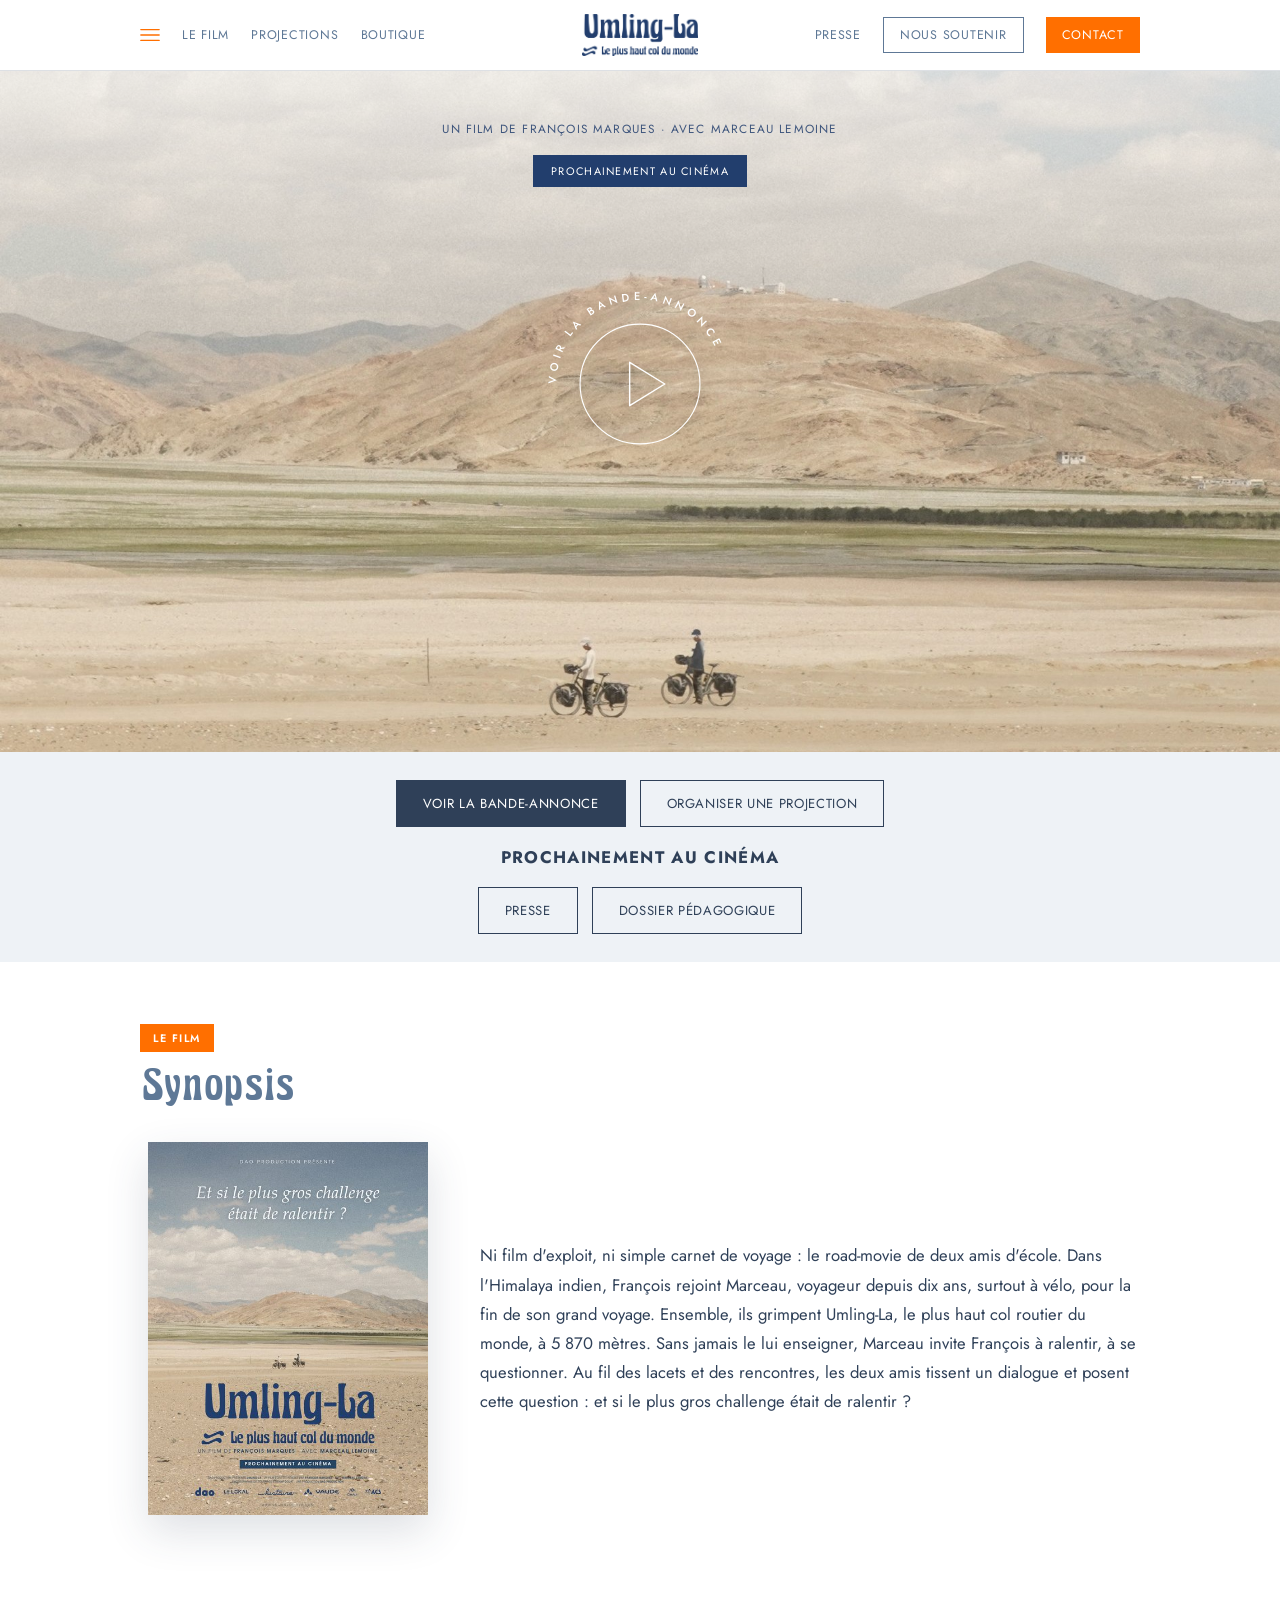
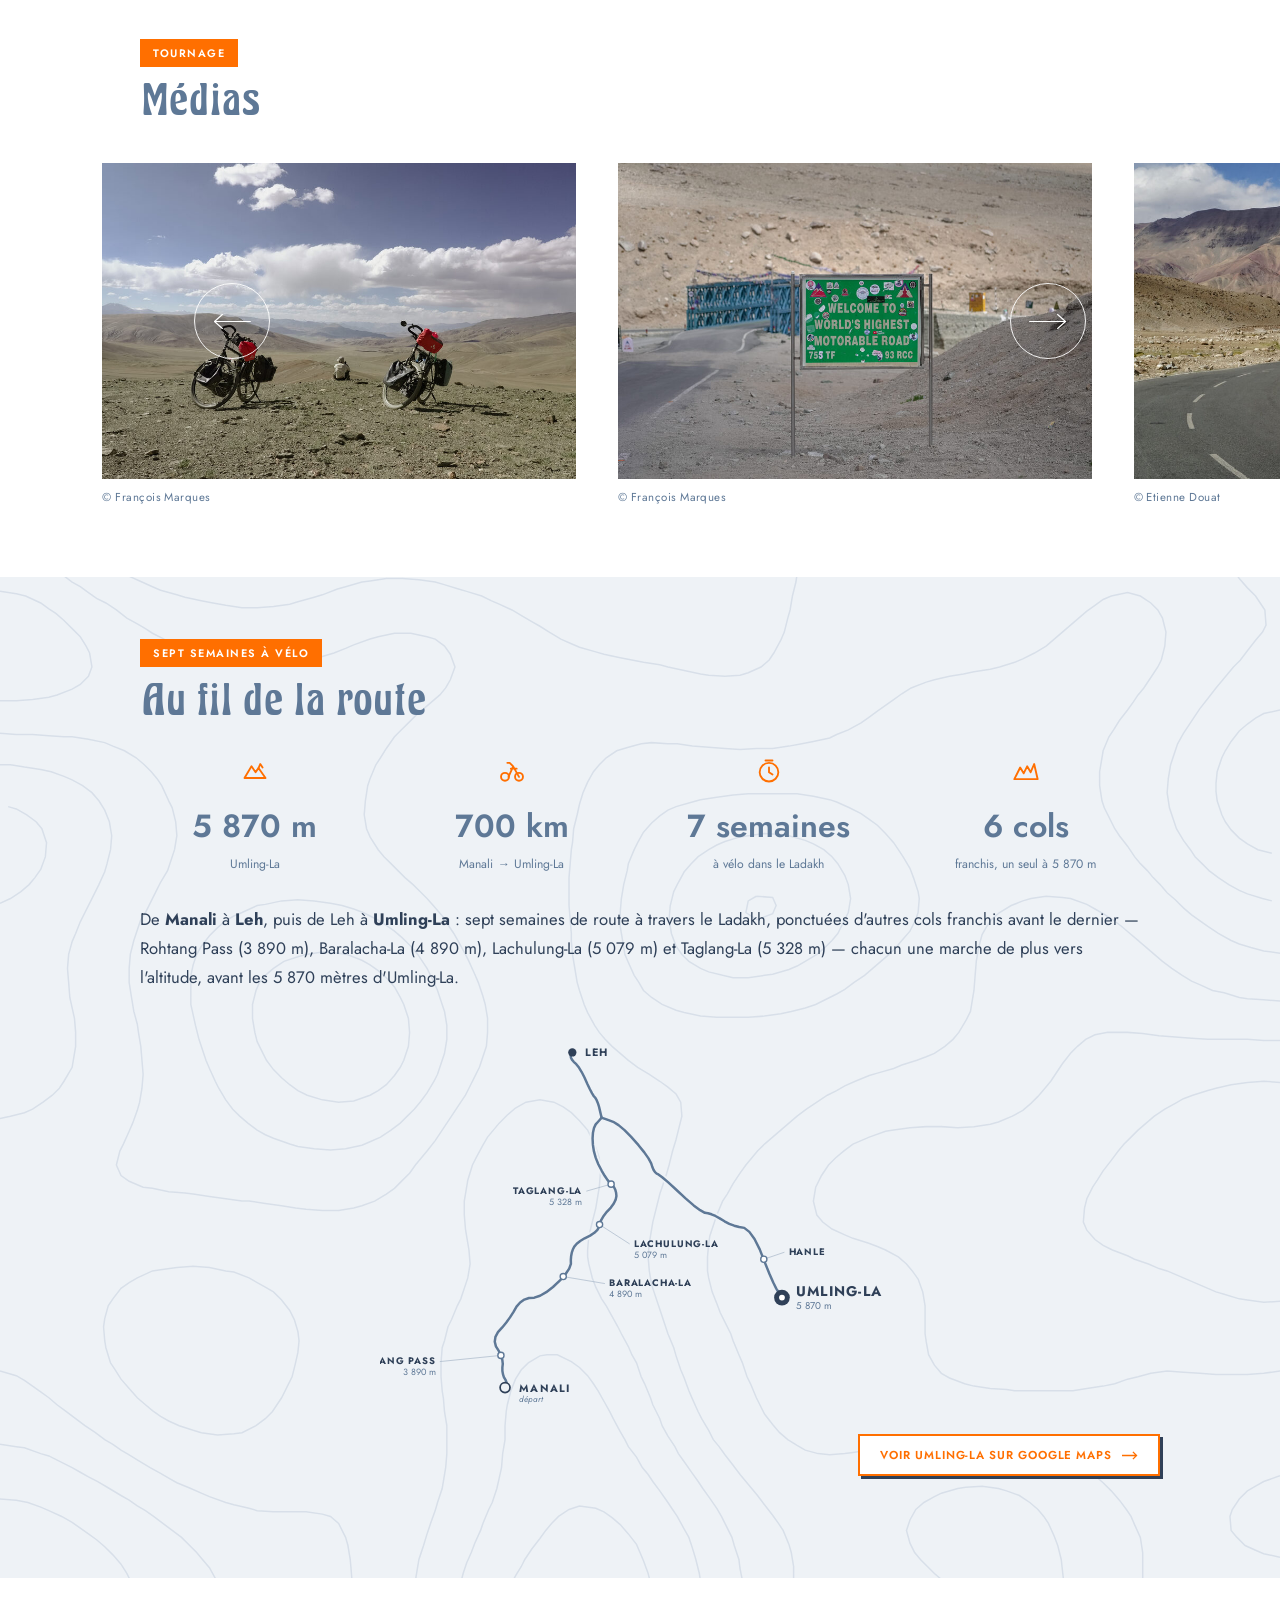
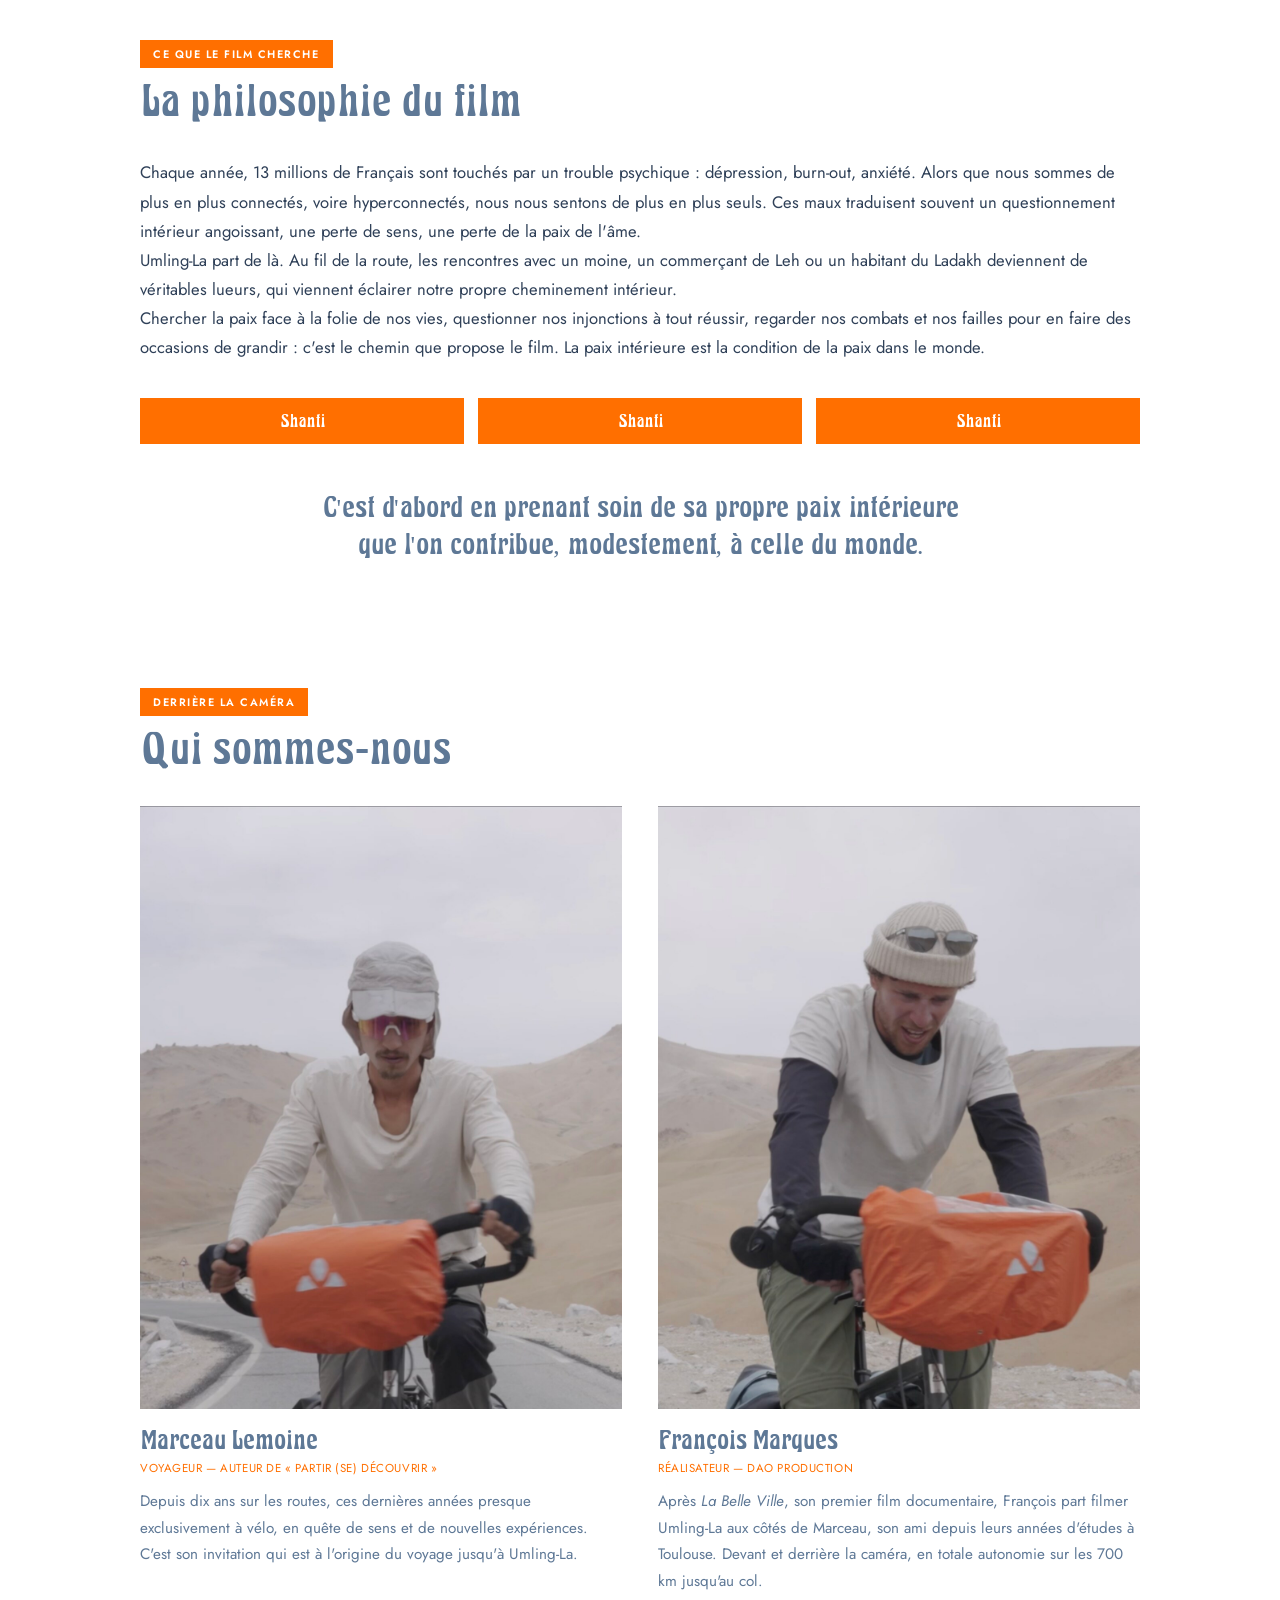
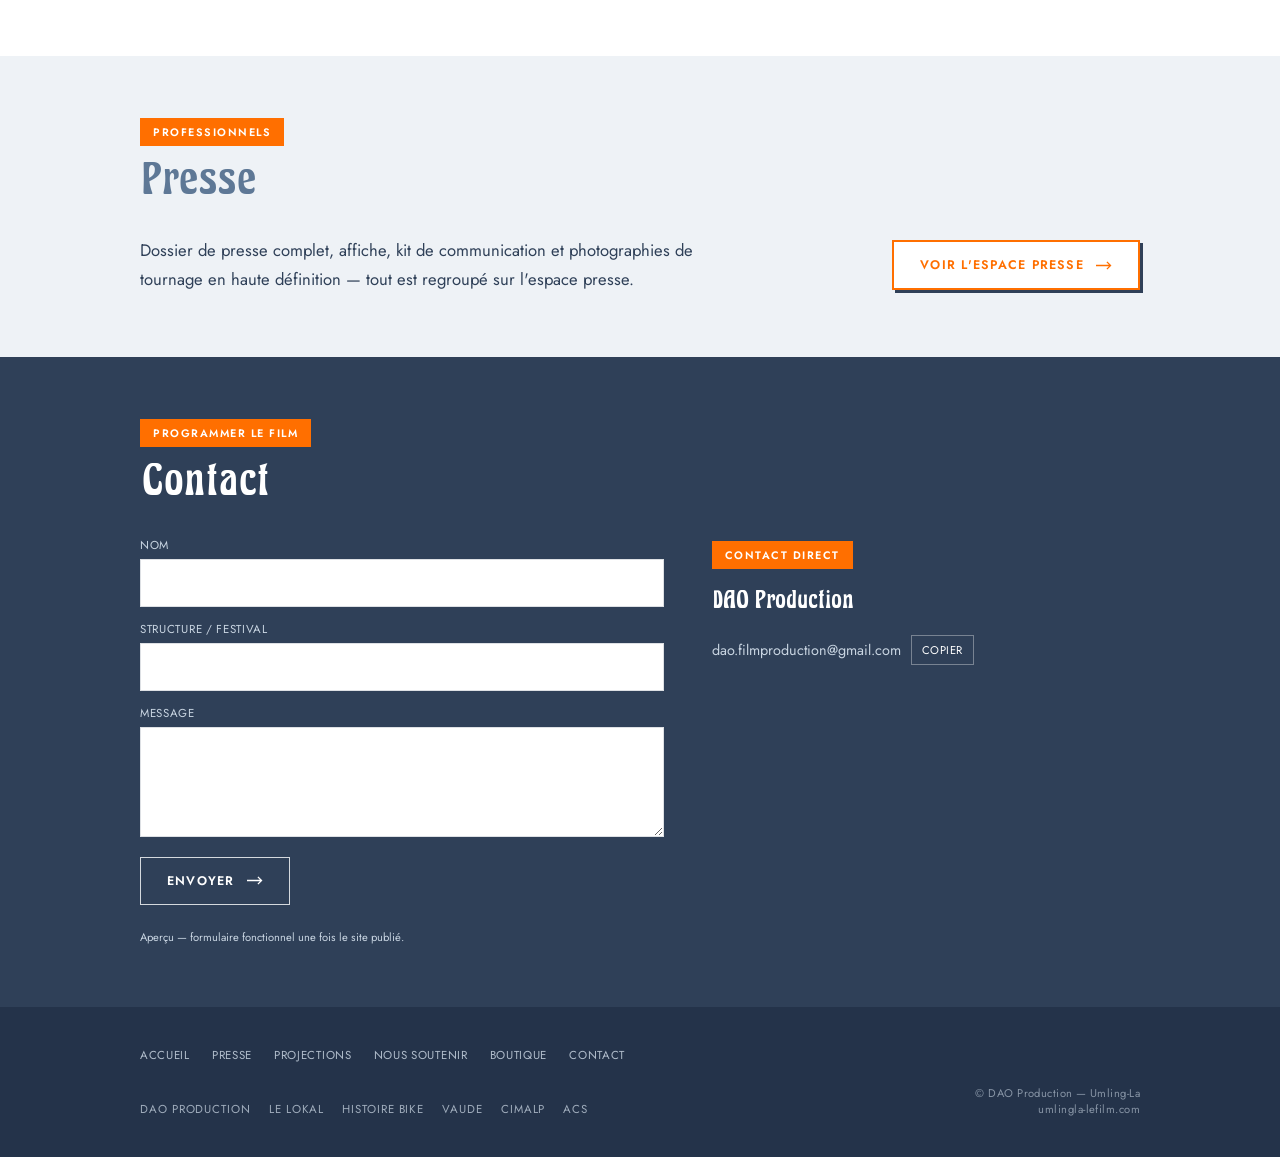
<file: index.html>
<!doctype html>
<html lang="fr">
<head>
<meta charset="utf-8">
<meta name="viewport" content="width=device-width, initial-scale=1">
<title>Umling-La — Voyage à vélo en Inde jusqu'au plus haut col du monde | Film documentaire</title>
<meta name="description" content="Umling-La, film documentaire de François Marques et Marceau Lemoine : 700 km à vélo dans le Ladakh, en Inde, jusqu'au plus haut col carrossable du monde (5 870 m). Synopsis, bande-annonce, projections et dossier de presse.">
<link rel="canonical" href="https://umlingla-lefilm.com/">
<meta property="og:type" content="website">
<meta property="og:site_name" content="Umling-La">
<meta property="og:title" content="Umling-La — Voyage à vélo en Inde jusqu'au plus haut col du monde">
<meta property="og:description" content="Un film documentaire de François Marques et Marceau Lemoine : 700 km à vélo dans le Ladakh, en Inde, jusqu'à Umling-La, le plus haut col carrossable du monde (5 870 m).">
<meta property="og:image" content="https://umlingla-lefilm.com/img/hero-affiche.jpg">
<meta property="og:url" content="https://umlingla-lefilm.com/">
<meta property="og:locale" content="fr_FR">
<meta name="twitter:card" content="summary_large_image">
<meta name="twitter:title" content="Umling-La — Voyage à vélo en Inde jusqu'au plus haut col du monde">
<meta name="twitter:description" content="Un film documentaire de François Marques et Marceau Lemoine : 700 km à vélo dans le Ladakh, en Inde, jusqu'à Umling-La, le plus haut col carrossable du monde (5 870 m).">
<meta name="twitter:image" content="https://umlingla-lefilm.com/img/hero-affiche.jpg">
<link rel="icon" type="image/png" sizes="32x32" href="img/favicon/favicon-32.png">
<link rel="icon" type="image/png" sizes="16x16" href="img/favicon/favicon-16.png">
<link rel="apple-touch-icon" sizes="180x180" href="img/favicon/apple-touch-icon.png">
<link rel="icon" type="image/png" sizes="192x192" href="img/favicon/favicon-192.png">
<script type="application/ld+json">
{
  "@context": "https://schema.org",
  "@type": "Movie",
  "name": "Umling-La",
  "description": "Film documentaire : 700 km à vélo dans le Ladakh, en Inde, jusqu'à Umling-La, le plus haut col carrossable du monde (5 870 m).",
  "director": [
    {"@type": "Person", "name": "François Marques"}
  ],
  "actor": [
    {"@type": "Person", "name": "François Marques"},
    {"@type": "Person", "name": "Marceau Lemoine"}
  ],
  "productionCompany": {"@type": "Organization", "name": "DAO Production"},
  "url": "https://umlingla-lefilm.com/",
  "image": "https://umlingla-lefilm.com/img/hero-affiche.jpg",
  "inLanguage": "fr"
}
</script>
<link rel="stylesheet" href="https://fonts.googleapis.com/css2?family=Jost:ital,wght@0,400;0,500;0,600;1,400&display=swap">
<link rel="stylesheet" href="styles.css">
</head>
<body>

<svg width="0" height="0" style="position:absolute">
  <symbol id="lacet-shape" viewBox="0 0 28 14">
    <path d="M1,10 C1,4 8,4 8,10 C8,16 15,16 15,10 C15,4 22,4 22,10 C22,16 27,16 27,10" stroke="currentColor" fill="none" stroke-width="2.3" stroke-linecap="round" stroke-linejoin="round"/>
  </symbol>
  <symbol id="ico-velo" viewBox="0 0 24 24">
    <circle cx="6" cy="17" r="3.4"/><circle cx="18" cy="17" r="3.4"/>
    <path d="M9 17 L13 8 L18 17 M11 10 L16 10 M13 8 L10 5 L8 5"/>
  </symbol>
  <symbol id="ico-col" viewBox="0 0 24 24">
    <path d="M3 18 L9 8 L12.5 13 L15 9.5 L21 18 Z"/><path d="M15 9.5 L16.5 6 L18.5 9"/>
  </symbol>
  <symbol id="ico-semaines" viewBox="0 0 24 24">
    <circle cx="12" cy="13" r="8"/><path d="M12 9 L12 13 L15 15"/><path d="M9 3 L15 3"/>
  </symbol>
  <symbol id="ico-cols" viewBox="0 0 24 24">
    <path d="M2 19 L7 9 L10 14 L13 8 L16 13 L19 6 L22 19 Z"/>
  </symbol>
</svg>


<header class="nav">
  <div class="wrap nav-row">
    <nav class="links nav-left">
      <svg class="nav-hamburger" viewBox="0 0 24 16"><path d="M1 1.5 H23 M1 8 H23 M1 14.5 H23"/></svg>
      <a href="#synopsis">Le film</a>
      <a href="projections.html">Projections</a>
      <a href="boutique.html">Boutique</a>
    </nav>
    <a class="brand" href="index.html"><img src="img/logo-mark-poster-blue.png" alt="Umling-La — Le plus haut col du monde"></a>
    <nav class="links nav-right">
      <a href="presse.html">Presse</a>
      <a class="nav-soutenir" href="soutenir.html">Nous soutenir</a>
      <a class="nav-contact" href="#contact">Contact</a>
    </nav>
  </div>
</header>

<div class="hero-photo">
  <img src="img/hero-affiche.jpg" alt="Deux cyclistes et leurs vélos chargés dans la plaine du Ladakh, face aux montagnes — visuel adapté de l'affiche du film">
  <div class="hero-overlay">
    <div class="hero-by">Un film de François Marques · avec Marceau Lemoine</div>
    <div class="hero-badge">Prochainement au cinéma</div>
  </div>
  <div class="hero-trace-layer" aria-hidden="true">
    <div class="hero-trace-play-wrap" style="left:50%;top:46%;">
      <button class="hero-trace-play" id="heroTracePlayBtn" type="button" aria-label="Voir la bande-annonce">
        <svg class="hero-trace-play-spin" viewBox="0 0 200 200" aria-hidden="true">
          <defs><path id="heroPlayCirclePath" d="M100,100 m-84,0 a84,84 0 1,1 168,0 a84,84 0 1,1 -168,0"/></defs>
          <text font-family="Jost, sans-serif" font-size="11" font-weight="500" letter-spacing="4" fill="#fff">
            <textPath href="#heroPlayCirclePath" startOffset="0%">VOIR LA BANDE-ANNONCE</textPath>
          </text>
        </svg>
        <svg class="hero-trace-play-icon" viewBox="0 0 60 60" aria-hidden="true">
          <circle cx="30" cy="30" r="29" fill="none" stroke="#fff" stroke-width="0.55"/>
          <path d="M25,19.5 L42,30 L25,40.5 Z" fill="none" stroke="#fff" stroke-width="0.7" stroke-linejoin="round"/>
        </svg>
      </button>
    </div>
  </div>
</div>

<div class="video-modal" id="videoModal" aria-hidden="true">
  <div class="video-modal-backdrop" data-video-close></div>
  <div class="video-modal-box">
    <button class="video-modal-close" type="button" aria-label="Fermer" data-video-close>✕</button>
    <div class="video-modal-frame" id="videoFrame"></div>
  </div>
</div>

<div class="action-band">
  <div class="wrap action-band-inner">
    <div class="cta-row">
      <a class="btn btn-primary" href="#" id="ctaTrailerBtn">Voir la bande-annonce</a>
      <a class="btn btn-line" href="#contact">Organiser une projection</a>
    </div>
    <div class="eyebrow action-badge">Prochainement au cinéma</div>
    <div class="cta-row">
      <a class="btn btn-line" href="presse.html">Presse</a>
      <a class="btn btn-line" href="#">Dossier pédagogique</a>
    </div>
  </div>
</div>

<section id="synopsis">
  <div class="wrap">
    <div class="section-head">
      <div class="eyebrow">Le film</div>
      <h2>Synopsis</h2>
    </div>
    <div class="synopsis-grid synopsis-grid-affiche">
      <div>
        <div class="figure-frame">
          <img src="img/affiche-thumb.jpg" alt="Affiche du film Umling-La">
        </div>
      </div>
      <div>
        <p>Ni film d'exploit, ni simple carnet de voyage : le road-movie de deux amis d'école. Dans l'Himalaya indien, François rejoint Marceau, voyageur depuis dix ans, surtout à vélo, pour la fin de son grand voyage. Ensemble, ils grimpent Umling-La, le plus haut col routier du monde, à 5&nbsp;870&nbsp;mètres. Sans jamais le lui enseigner, Marceau invite François à ralentir, à se questionner. Au fil des lacets et des rencontres, les deux amis tissent un dialogue et posent cette question : et si le plus gros challenge était de ralentir ?</p>
      </div>
    </div>
  </div>
</section>

<section id="medias">
  <div class="wrap">
    <div class="section-head">
      <div class="eyebrow">Tournage</div>
      <h2>Médias</h2>
    </div>
  </div>
  <div class="media-carousel-wrap">
    <button class="media-arrow media-arrow-prev" type="button" aria-label="Photo précédente">
      <svg viewBox="0 0 48 24"><path d="M45,12 H4 M13,4 L4,12 L13,20" fill="none" stroke="currentColor" stroke-width="1.3" stroke-linecap="round" stroke-linejoin="round"/></svg>
    </button>
    <div class="media-carousel" id="media-carousel">
      <figure class="media-slide"><img src="img/media/thumbs/m12.jpg" alt="Deux vélos chargés, seuls dans l'immensité du désert" loading="lazy"><figcaption>© François Marques</figcaption></figure>
      <figure class="media-slide"><img src="img/media/thumbs/m15.jpg" alt="Panneau annonçant la plus haute route carrossable du monde" loading="lazy"><figcaption>© François Marques</figcaption></figure>
      <figure class="media-slide"><img src="img/media/thumbs/m03.jpg" alt="Route sinueuse à travers les montagnes du Ladakh" loading="lazy"><figcaption>© Etienne Douat</figcaption></figure>
      <figure class="media-slide"><img src="img/media/thumbs/m04.jpg" alt="Marceau et François au col de Taglang-La, 5 328 mètres" loading="lazy"><figcaption>© Etienne Douat</figcaption></figure>
      <figure class="media-slide"><img src="img/media/thumbs/m05.jpg" alt="Vaste plaine désertique du Ladakh" loading="lazy"><figcaption>© Etienne Douat</figcaption></figure>
      <figure class="media-slide"><img src="img/media/thumbs/m06.jpg" alt="Vue aérienne de Leh, capitale du Ladakh" loading="lazy"><figcaption>© Etienne Douat</figcaption></figure>
      <figure class="media-slide"><img src="img/media/thumbs/m07.jpg" alt="Vallée verdoyante traversée par une rivière" loading="lazy"><figcaption>© Etienne Douat</figcaption></figure>
      <figure class="media-slide"><img src="img/media/thumbs/m08.jpg" alt="Vélo chargé face à un relief coloré du Ladakh" loading="lazy"><figcaption>© Etienne Douat</figcaption></figure>
      <figure class="media-slide"><img src="img/media/thumbs/m09.jpg" alt="Yaks dans un paysage désertique du Ladakh" loading="lazy"><figcaption>© Etienne Douat</figcaption></figure>
      <figure class="media-slide"><img src="img/media/thumbs/m11.jpg" alt="Un oiseau de proie sur un éboulis rocheux du Ladakh" loading="lazy"><figcaption>© Etienne Douat</figcaption></figure>
      <figure class="media-slide"><img src="img/media/thumbs/m01.jpg" alt="Un cycliste seul sur la route, face aux montagnes du Ladakh" loading="lazy"><figcaption>© Etienne Douat</figcaption></figure>
    </div>
    <button class="media-arrow media-arrow-next" type="button" aria-label="Photo suivante">
      <svg viewBox="0 0 48 24"><path d="M3,12 H44 M35,4 L44,12 L35,20" fill="none" stroke="currentColor" stroke-width="1.3" stroke-linecap="round" stroke-linejoin="round"/></svg>
    </button>
  </div>
</section>

<section id="voyage" class="bg-brume">
  <div class="section-relief" aria-hidden="true">
    <svg viewBox="20 40 1100 960" preserveAspectRatio="xMidYMid slice"><path d="M585,1000 L584,988 L583,976 L581,964 L580,958 L577,946 L573,935 L570,928 L567,921 L560,912 L553,904 L546,898 L539,893 L532,890 L518,888 L509,891 L500,897 L494,903 L489,909 L484,916 L477,925 L471,934 L468,940 L463,948 L458,958 L456,964 L452,976 L450,988 L449,994 M145,40 L151,47 L159,52 L172,56 L182,58 L193,59 L202,58 L214,56 L228,53 L234,49 L241,45 M406,40 L412,46 L421,52 L428,55 L436,58 L449,62 L456,64 L470,67 L484,68 L497,69 L511,68 L525,68 L539,68 L553,70 L560,71 L573,73 L587,76 L594,77 L608,78 L618,76 L629,72 L636,67 L643,60 L647,52 L650,43 M1120,204 L1106,207 L1099,211 L1092,216 L1085,222 L1078,231 L1073,239 L1070,245 L1066,257 L1065,267 L1065,274 L1066,282 L1070,294 L1073,300 L1078,307 L1085,314 L1092,319 L1101,324 L1113,327 M20,370 L29,366 L38,360 L45,354 L50,348 L55,341 L59,330 L60,318 L56,306 L51,300 L43,294 L34,289 L27,287 M625,1000 L625,988 L624,976 L623,964 L622,953 L621,946 L618,934 L615,924 L612,915 L608,908 L602,897 L598,891 L594,885 L587,875 L581,867 L577,861 L572,855 L567,846 L560,837 L557,831 L553,824 L547,813 L544,807 L539,798 L534,789 L530,783 L525,776 L518,769 L511,764 L499,758 L490,758 L484,759 L474,765 L468,771 L463,779 L459,789 L456,801 L455,807 L454,819 L454,831 L452,843 L451,855 L449,864 L447,873 L443,885 L440,891 L435,903 L433,909 L428,920 L425,928 L421,937 L418,946 L415,958 L413,964 L411,976 L410,988 L409,1000 M80,40 L82,48 L89,58 L95,64 L102,70 L110,76 L117,81 L124,85 L131,89 L142,94 L151,98 L158,101 L172,105 L179,107 L193,110 L203,112 L214,114 L228,116 L241,116 L255,115 L269,113 L276,111 L290,107 L297,105 L310,100 L317,98 L331,94 L338,93 L352,91 L366,91 L380,92 L394,94 L401,96 L414,100 L421,102 L434,106 L442,110 L449,113 L460,118 L470,124 L477,128 L484,132 L492,137 L502,143 L511,147 L518,150 L532,154 L539,156 L553,159 L563,161 L573,163 L587,165 L594,167 L608,170 L622,173 L629,174 L643,175 L656,174 L663,172 L674,167 L681,161 L685,155 L691,144 L694,137 L697,125 L699,118 L701,106 L704,94 L705,87 L707,76 L708,64 L710,52 L710,40 M840,40 L841,52 L843,58 L850,69 L857,75 L864,78 L878,78 L885,76 L895,70 L901,64 L906,58 L911,46 M1059,40 L1061,52 L1065,60 L1070,70 L1074,76 L1079,82 L1085,91 L1092,99 L1099,106 L1103,112 L1107,118 L1108,131 L1105,137 L1099,144 L1092,153 L1086,161 L1080,167 L1075,173 L1070,179 L1065,185 L1058,194 L1051,203 L1047,209 L1043,215 L1037,224 L1032,233 L1030,239 L1026,251 L1024,263 L1023,275 L1025,288 L1029,300 L1031,306 L1037,316 L1043,324 L1047,330 L1053,336 L1059,342 L1067,348 L1076,354 L1085,359 L1092,362 L1105,366 L1113,368 M20,555 L29,553 L41,550 L48,547 L57,541 L65,535 L71,529 L75,523 L82,511 L83,505 L85,493 L85,481 L84,469 L82,460 L80,451 L79,438 L78,426 L79,414 L82,403 L85,396 L89,386 L93,378 L96,372 L102,360 L105,354 L110,343 L112,336 L115,324 L116,312 L114,300 L110,290 L105,282 L99,275 L91,269 L82,264 L75,261 L64,257 L55,255 L41,253 L29,251 L20,251 M661,1000 L660,988 L659,976 L659,964 L658,952 L656,942 L655,934 L651,922 L649,915 L643,903 L640,897 L636,890 L629,880 L624,873 L620,867 L615,860 L608,850 L603,843 L600,837 L594,828 L589,819 L587,813 L581,801 L579,795 L574,783 L571,777 L567,765 L563,758 L560,751 L554,740 L551,734 L546,725 L541,716 L537,710 L532,700 L529,692 L526,680 L525,674 L525,668 L526,656 L529,644 L532,632 L533,626 L535,614 L536,602 L535,589 L532,580 L528,571 L525,565 L518,557 L511,550 L504,545 L496,541 L484,539 L472,541 L463,546 L456,552 L449,559 L444,565 L439,571 L435,578 L429,589 L426,595 L422,608 L421,614 L419,626 L419,638 L420,650 L421,656 L423,668 L424,680 L422,692 L420,698 L416,710 L413,716 L408,728 L405,734 L402,746 L400,752 L399,765 L399,777 L400,789 L401,795 L402,807 L404,819 L404,831 L404,843 L403,855 L401,867 L400,873 L396,885 L394,892 L390,903 L387,912 L384,922 L380,934 L379,940 L377,952 L375,964 L374,976 L373,988 L373,1000 M158,685 L151,686 L138,692 L131,696 L124,701 L117,710 L113,716 L110,727 L109,734 L110,746 L111,752 L115,765 L119,771 L124,779 L131,787 L138,795 L145,801 L151,806 L158,811 L165,815 L174,819 L186,823 L193,825 L207,827 L221,826 L228,825 L240,819 L248,813 L254,807 L258,801 L262,795 L268,783 L271,777 L274,765 L276,756 L277,746 L276,738 L273,728 L269,720 L262,711 L255,704 L248,700 L241,696 L234,692 L221,687 L214,686 L200,683 L186,682 L172,683 L158,685 M20,63 L28,64 L41,69 L48,72 L55,76 L65,82 L74,88 L82,94 L89,98 L96,103 L103,108 L111,112 L120,118 L129,125 L138,130 L145,134 L151,138 L161,143 L172,148 L179,151 L189,155 L200,158 L211,161 L221,163 L234,164 L248,165 L262,165 L276,163 L287,161 L297,158 L307,155 L317,151 L324,148 L338,143 L345,141 L359,138 L373,138 L387,141 L394,143 L402,149 L407,156 L411,167 L407,178 L403,185 L398,191 L391,197 L384,203 L377,209 L371,215 L365,221 L359,227 L352,237 L347,245 L343,251 L338,263 L336,269 L334,282 L333,294 L335,306 L338,313 L345,324 L350,330 L356,336 L362,342 L368,348 L375,354 L381,360 L387,366 L394,374 L401,382 L406,390 L410,396 L414,403 L420,414 L423,420 L428,431 L431,438 L435,450 L437,457 L439,469 L439,481 L438,493 L435,502 L432,511 L428,519 L423,529 L420,535 L414,544 L408,553 L404,559 L400,565 L394,574 L387,583 L382,589 L377,595 L372,602 L366,608 L359,615 L352,620 L342,626 L331,630 L324,632 L311,634 L297,634 L283,633 L274,632 L262,630 L248,628 L234,626 L228,626 L214,624 L200,622 L186,620 L179,619 L165,618 L151,615 L143,614 L131,609 L124,604 L120,595 L123,583 L126,577 L131,566 L134,559 L138,548 L140,541 L142,529 L143,517 L142,505 L141,493 L139,481 L138,474 L135,463 L133,451 L131,438 L131,426 L132,414 L135,402 L138,393 L141,384 L145,378 L151,366 L154,360 L158,352 L164,342 L166,336 L170,324 L172,312 L171,300 L168,288 L165,282 L159,269 L155,263 L150,257 L144,251 L137,245 L127,239 L117,235 L110,232 L96,229 L82,227 L75,227 L62,226 L48,225 L34,225 L20,224 M20,772 L34,776 L41,780 L48,785 L55,790 L62,795 L69,801 L77,807 L85,813 L93,819 L102,825 L110,831 L117,835 L124,840 L131,844 L139,849 L149,855 L158,860 L165,864 L172,868 L184,873 L193,877 L200,880 L214,885 L221,887 L234,890 L241,892 L255,893 L269,893 L283,893 L297,895 L304,897 L311,903 L317,915 L319,922 L321,934 L322,946 L323,958 L324,970 L324,982 L324,994 M702,1000 L701,988 L701,976 L702,964 L702,952 L702,940 L700,928 L698,921 L693,909 L689,903 L684,896 L677,887 L671,879 L666,873 L661,867 L656,861 L650,853 L643,844 L638,837 L633,831 L629,823 L623,813 L620,807 L615,796 L612,789 L608,778 L605,771 L601,759 L599,752 L594,740 L592,734 L588,722 L586,716 L582,704 L580,698 L578,686 L577,674 L578,662 L580,650 L581,644 L584,632 L587,620 L589,614 L593,602 L595,595 L598,583 L601,573 L603,565 L606,553 L605,541 L601,534 L594,528 L587,523 L578,517 L568,511 L560,505 L553,499 L546,493 L540,487 L535,481 L531,475 L525,464 L522,457 L518,445 L516,438 L514,426 L512,414 L511,403 L511,396 L510,384 L509,372 L509,360 L509,348 L510,336 L511,324 L512,318 L513,306 L516,294 L518,285 L521,275 L525,266 L530,257 L535,251 L541,245 L550,239 L560,236 L571,233 L580,232 L594,233 L602,233 L615,235 L629,236 L643,237 L656,238 L670,237 L684,237 L698,235 L709,233 L719,231 L733,228 L739,225 L749,221 L760,215 L767,210 L774,205 L781,200 L788,195 L795,190 L803,185 L816,180 L823,178 L836,175 L848,173 L857,171 L871,169 L879,167 L892,163 L899,160 L909,155 L919,149 L926,143 L933,137 L940,131 L947,125 L954,119 L961,114 L968,109 L975,106 L989,103 L1000,106 L1009,112 L1015,118 L1019,125 L1022,137 L1021,149 L1018,161 L1015,167 L1009,176 L1003,185 L998,191 L994,197 L989,204 L982,213 L977,221 L973,227 L968,239 L967,245 L965,257 L965,269 L967,282 L969,288 L975,300 L978,306 L982,312 L989,321 L995,330 L1000,336 L1006,342 L1011,348 L1017,354 L1023,361 L1030,367 L1037,374 L1044,380 L1051,385 L1058,390 L1067,396 L1078,402 L1085,405 L1095,408 L1106,411 L1120,413 M940,1000 L938,988 L936,976 L935,964 L934,952 L933,943 L932,934 L929,922 L926,914 L921,903 L917,897 L912,891 L905,885 L896,879 L885,875 L878,873 L864,871 L850,872 L843,873 L829,877 L823,880 L814,885 L807,891 L802,900 L799,909 L802,920 L806,928 L811,934 L817,940 L823,946 L830,952 L837,958 L843,964 L850,972 L857,982 L859,988 L859,1000 M20,102 L34,104 L42,106 L55,112 L62,117 L68,121 L75,127 L82,134 L89,141 L94,149 L97,155 L99,167 L96,175 L89,182 L82,186 L69,191 L62,193 L48,195 L34,196 L20,196 M20,835 L34,837 L41,838 L55,843 L62,845 L70,849 L82,855 L89,859 L96,863 L104,867 L114,873 L124,879 L131,883 L138,888 L145,892 L152,897 L160,903 L168,909 L176,915 L183,922 L189,928 L194,934 L200,941 L206,952 L209,958 L213,970 L214,976 L216,988 L217,1000 M1120,862 L1106,867 L1099,871 L1092,875 L1085,882 L1079,891 L1077,897 L1078,909 L1083,915 L1090,922 L1099,926 L1106,929 L1120,932 M1001,1000 L1000,988 L1001,976 L1001,964 L1002,952 L1002,941 L1002,934 L1002,928 L1000,915 L995,904 L992,897 L988,891 L982,883 L975,875 L968,868 L961,862 L954,856 L947,852 L940,848 L931,843 L919,839 L912,836 L899,833 L885,831 L878,830 L864,829 L850,829 L836,830 L823,831 L816,831 L802,833 L788,835 L780,837 L767,840 L753,842 L746,843 L733,844 L723,843 L712,840 L705,836 L697,831 L690,825 L684,818 L677,809 L673,801 L670,795 L665,783 L662,777 L658,765 L655,758 L650,746 L648,740 L643,730 L639,722 L636,714 L632,704 L629,692 L628,686 L628,674 L629,663 L630,656 L634,644 L636,638 L641,626 L645,620 L650,611 L656,602 L661,595 L666,589 L671,583 L677,577 L684,571 L691,565 L698,559 L705,553 L713,547 L722,541 L731,535 L739,531 L746,527 L755,523 L767,518 L774,516 L788,512 L795,509 L808,505 L816,502 L823,499 L832,493 L839,487 L844,481 L850,471 L854,463 L856,451 L857,445 L858,432 L859,420 L861,408 L864,397 L868,390 L872,384 L879,378 L889,372 L899,368 L906,366 L919,364 L933,365 L940,366 L954,371 L961,375 L968,379 L976,384 L984,390 L991,396 L998,402 L1005,408 L1012,414 L1019,420 L1027,426 L1036,432 L1044,437 L1051,440 L1062,445 L1072,447 L1085,451 L1092,452 L1106,453 L1120,454 M622,281 L636,279 L650,277 L663,276 L677,276 L691,276 L705,276 L719,278 L733,281 L739,283 L750,288 L760,293 L767,298 L774,303 L781,310 L788,318 L792,324 L796,330 L802,340 L805,348 L809,360 L810,366 L809,378 L807,384 L802,394 L795,402 L790,408 L784,414 L777,420 L770,426 L763,432 L754,438 L746,444 L739,448 L733,451 L721,457 L712,460 L700,463 L691,465 L677,467 L663,468 L650,468 L636,468 L622,467 L608,464 L601,462 L589,457 L580,451 L573,445 L569,438 L565,432 L560,421 L557,414 L555,402 L553,390 L553,378 L554,366 L556,354 L559,342 L560,336 L565,324 L568,318 L573,309 L580,301 L587,295 L594,290 L601,287 L615,283 L622,281 M248,371 L262,368 L276,367 L290,368 L304,370 L314,372 L324,375 L332,378 L344,384 L352,389 L359,394 L366,400 L373,407 L379,414 L383,420 L387,426 L393,438 L396,445 L400,457 L402,463 L404,475 L404,487 L402,499 L400,505 L396,517 L393,523 L387,533 L381,541 L376,547 L370,553 L364,559 L356,565 L347,571 L338,575 L331,578 L317,581 L304,582 L290,581 L276,579 L269,577 L255,572 L248,569 L241,565 L233,559 L226,553 L220,547 L214,539 L208,529 L205,523 L200,512 L197,505 L193,493 L191,487 L188,475 L186,466 L184,457 L184,445 L184,432 L186,423 L189,414 L193,407 L200,398 L207,391 L214,385 L221,381 L228,378 L241,372 L248,371 M1120,772 L1106,774 L1092,775 L1078,775 L1065,775 L1051,774 L1037,773 L1023,772 L1009,774 L998,777 L989,779 L978,783 L968,785 L954,787 L942,789 L933,789 L919,789 L906,789 L892,789 L885,788 L871,787 L857,785 L849,783 L836,778 L829,774 L823,767 L818,758 L816,747 L815,740 L815,728 L815,716 L813,704 L809,693 L804,686 L799,680 L792,674 L781,668 L774,665 L766,662 L753,658 L746,655 L735,650 L727,644 L722,638 L719,626 L721,614 L726,604 L732,595 L738,589 L745,583 L753,577 L760,574 L767,571 L781,566 L788,565 L802,563 L816,562 L829,562 L843,563 L857,562 L871,560 L878,558 L890,553 L899,548 L906,542 L912,536 L918,529 L923,523 L927,517 L933,508 L940,499 L946,493 L953,487 L961,483 L972,481 L982,481 L989,481 L1002,482 L1016,484 L1030,485 L1044,486 L1058,487 L1069,487 L1078,487 L1092,487 L1106,488 L1120,488 M20,882 L34,883 L44,885 L55,889 L62,892 L73,897 L82,902 L89,907 L96,912 L103,917 L110,923 L117,930 L124,938 L129,946 L132,952 L137,964 L138,970 L140,982 L140,994 M94,1000 L91,988 L87,982 L81,976 L74,970 L65,964 L55,959 L48,956 L34,953 L20,952 M663,312 L677,310 L691,311 L698,312 L712,316 L719,319 L728,324 L735,330 L740,336 L746,346 L749,354 L751,366 L749,378 L746,384 L740,396 L735,402 L729,408 L722,414 L712,420 L705,424 L698,427 L684,431 L677,432 L663,434 L650,434 L641,432 L629,429 L622,426 L612,420 L606,414 L601,407 L597,396 L595,384 L596,372 L599,360 L602,354 L608,343 L614,336 L620,330 L629,324 L636,320 L643,317 L656,313 L663,312 M283,414 L297,412 L311,413 L318,414 L331,419 L338,423 L345,428 L352,434 L359,442 L364,451 L367,457 L371,469 L372,481 L371,493 L367,505 L364,511 L359,518 L352,526 L345,531 L338,535 L324,540 L311,541 L297,539 L284,535 L276,531 L269,526 L262,520 L255,513 L249,505 L246,499 L241,489 L239,481 L237,469 L237,457 L240,445 L243,438 L248,432 L255,426 L264,420 L276,416 L283,414 M1120,712 L1106,713 L1092,711 L1085,710 L1072,706 L1065,704 L1051,698 L1044,695 L1037,692 L1023,686 L1016,684 L1007,680 L995,676 L989,673 L976,668 L968,664 L961,659 L954,651 L951,644 L952,632 L954,624 L959,614 L963,608 L968,600 L975,591 L981,583 L986,577 L992,571 L998,565 L1005,559 L1012,553 L1021,547 L1030,542 L1037,538 L1045,535 L1058,531 L1065,529 L1078,526 L1092,524 L1106,523 L1120,524 M670,364 L684,365 L687,372 L684,379 L671,384 L670,384 L661,378 L663,368 L670,364" fill="none" stroke="#D6DEE8" stroke-width="1.3"/></svg>
  </div>
  <div class="wrap">
    <div class="section-head">
      <div class="eyebrow">Sept semaines à vélo</div>
      <h2>Au fil de la route</h2>
    </div>
    <div class="stats">
      <div class="stat"><svg><use href="#ico-col"/></svg><div class="num">5 870 m</div><div class="label">Umling-La</div></div>
      <div class="stat"><svg><use href="#ico-velo"/></svg><div class="num">700 km</div><div class="label">Manali → Umling-La</div></div>
      <div class="stat"><svg><use href="#ico-semaines"/></svg><div class="num">7 semaines</div><div class="label">à vélo dans le Ladakh</div></div>
      <div class="stat"><svg><use href="#ico-cols"/></svg><div class="num">6 cols</div><div class="label">franchis, un seul à 5 870 m</div></div>
    </div>
    <p style="margin-top:32px;">De <strong>Manali</strong> à <strong>Leh</strong>, puis de Leh à <strong>Umling-La</strong> : sept semaines de route à travers le Ladakh, ponctuées d'autres cols franchis avant le dernier — Rohtang Pass (3 890 m), Baralacha-La (4 890 m), Lachulung-La (5 079 m) et Taglang-La (5 328 m) — chacun une marche de plus vers l'altitude, avant les 5 870 mètres d'Umling-La.</p>
  </div>
  <div class="trace-anime-wrap">
    <div class="trace-map" role="img" aria-label="Tracé animé de l'itinéraire à vélo, de Manali à Umling-La en passant par Leh et les cols Rohtang Pass, Baralacha-La, Lachulung-La et Taglang-La">
      <svg viewBox="-160 40 1260 960" xmlns="http://www.w3.org/2000/svg"><path d="M143,921 L143.4,920.4 L144.1,919.1 L145.2,917.2 L146.8,914.8 L147.0,911.3 L146.0,906.9 L143.8,901.6 L140.2,895.4 L137.9,888.4 L136.6,880.8 L136.5,872.5 L137.5,863.5 L136.4,853.9 L133.3,843.6 L128.1,832.8 L120.9,821.2 L118.1,809.8 L119.7,798.2 L125.8,786.8 L136.2,775.2 L146.0,763.3 L155.0,750.9 L163.2,738.1 L170.8,724.9 L179.6,714.8 L189.7,707.8 L201.1,703.9 L213.9,703.1 L227.8,698.4 L242.9,689.8 L259.2,677.2 L276.8,660.8 L289.8,645.9 L298.4,632.8 L302.6,621.4 L302.4,611.6 L303.1,602.6 L304.7,594.2 L307.2,586.5 L310.8,579.5 L316.7,572.6 L325.1,565.9 L335.9,559.2 L349.1,552.8 L359.4,545.9 L366.8,538.6 L371.2,531.0 L372.8,523.0 L376.3,514.4 L381.9,505.1 L389.6,495.2 L399.4,484.8 L406.5,474.9 L411.0,465.6 L412.9,457.0 L412.1,449.0 L410.2,441.8 L407.1,435.4 L402.8,429.9 L397.2,425.1 L391.1,417.8 L384.4,407.8 L377.0,395.1 L369.0,379.9 L362.8,364.4 L358.4,348.8 L355.9,333.0 L355.1,317.0 L356.0,303.4 L358.5,292.1 L362.6,283.2 L368.4,276.8 L372.7,271.9 L375.6,268.6 L377,267 M377,267 L376.4,264.4 L375.1,259.1 L373.2,251.2 L370.8,240.8 L368.0,231.9 L365.0,224.6 L361.8,219.0 L358.2,215.0 L353.9,208.1 L348.6,198.2 L342.5,185.4 L335.5,169.6 L328.7,156.4 L322.1,145.6 L315.6,137.4 L309.4,131.6 L305.1,126.4 L302.7,121.8 L302.2,117.8 L303.8,114.2 L304.9,111.6 L305.6,109.9 L306,109 M377,267 L379.8,268.0 L385.4,270.0 L393.9,273.0 L405.1,277.0 L418.0,285.1 L432.5,297.2 L448.6,313.4 L466.4,333.6 L480.4,351.1 L490.6,365.7 L497.1,377.5 L499.9,386.5 L503.0,393.7 L506.5,399.1 L510.4,402.6 L514.6,404.4 L523.8,411.2 L537.8,423.2 L556.6,440.4 L580.4,462.6 L600.1,479.6 L615.7,491.2 L627.2,497.5 L634.8,498.5 L643.2,501.1 L652.8,505.2 L663.2,510.9 L674.8,518.1 L686.4,524.1 L698.3,528.7 L710.4,532.0 L722.6,534.0 L735.0,543.7 L747.5,561.1 L760.1,586.1 L772.9,618.9 L783.8,645.6 L792.9,666.4 L800.2,681.1 L805.8,689.9 L809.9,696.4 L812.6,700.8 L814,703" fill="none" stroke="#EEF2F6" stroke-width="15" stroke-linecap="round" stroke-linejoin="round"/><style>.ta{stroke-dasharray:815;stroke-dashoffset:815;animation:dr 3s ease-in-out forwards}.tl{stroke-dasharray:179;stroke-dashoffset:179;animation:dr .9s 3s ease-out forwards}.tb{stroke-dasharray:645;stroke-dashoffset:645;animation:dr 2.6s 4s ease-in-out forwards}.pt{opacity:0;animation:ap .5s forwards}@keyframes dr{to{stroke-dashoffset:0}}@keyframes ap{to{opacity:1}}</style><path class="ta" d="M143,921 L143.4,920.4 L144.1,919.1 L145.2,917.2 L146.8,914.8 L147.0,911.3 L146.0,906.9 L143.8,901.6 L140.2,895.4 L137.9,888.4 L136.6,880.8 L136.5,872.5 L137.5,863.5 L136.4,853.9 L133.3,843.6 L128.1,832.8 L120.9,821.2 L118.1,809.8 L119.7,798.2 L125.8,786.8 L136.2,775.2 L146.0,763.3 L155.0,750.9 L163.2,738.1 L170.8,724.9 L179.6,714.8 L189.7,707.8 L201.1,703.9 L213.9,703.1 L227.8,698.4 L242.9,689.8 L259.2,677.2 L276.8,660.8 L289.8,645.9 L298.4,632.8 L302.6,621.4 L302.4,611.6 L303.1,602.6 L304.7,594.2 L307.2,586.5 L310.8,579.5 L316.7,572.6 L325.1,565.9 L335.9,559.2 L349.1,552.8 L359.4,545.9 L366.8,538.6 L371.2,531.0 L372.8,523.0 L376.3,514.4 L381.9,505.1 L389.6,495.2 L399.4,484.8 L406.5,474.9 L411.0,465.6 L412.9,457.0 L412.1,449.0 L410.2,441.8 L407.1,435.4 L402.8,429.9 L397.2,425.1 L391.1,417.8 L384.4,407.8 L377.0,395.1 L369.0,379.9 L362.8,364.4 L358.4,348.8 L355.9,333.0 L355.1,317.0 L356.0,303.4 L358.5,292.1 L362.6,283.2 L368.4,276.8 L372.7,271.9 L375.6,268.6 L377,267" fill="none" stroke="#5E7896" stroke-width="6" stroke-linecap="round" stroke-linejoin="round"/><path class="tl" d="M377,267 L376.4,264.4 L375.1,259.1 L373.2,251.2 L370.8,240.8 L368.0,231.9 L365.0,224.6 L361.8,219.0 L358.2,215.0 L353.9,208.1 L348.6,198.2 L342.5,185.4 L335.5,169.6 L328.7,156.4 L322.1,145.6 L315.6,137.4 L309.4,131.6 L305.1,126.4 L302.7,121.8 L302.2,117.8 L303.8,114.2 L304.9,111.6 L305.6,109.9 L306,109" fill="none" stroke="#5E7896" stroke-width="6" stroke-linecap="round" stroke-linejoin="round"/><path class="tb" d="M377,267 L379.8,268.0 L385.4,270.0 L393.9,273.0 L405.1,277.0 L418.0,285.1 L432.5,297.2 L448.6,313.4 L466.4,333.6 L480.4,351.1 L490.6,365.7 L497.1,377.5 L499.9,386.5 L503.0,393.7 L506.5,399.1 L510.4,402.6 L514.6,404.4 L523.8,411.2 L537.8,423.2 L556.6,440.4 L580.4,462.6 L600.1,479.6 L615.7,491.2 L627.2,497.5 L634.8,498.5 L643.2,501.1 L652.8,505.2 L663.2,510.9 L674.8,518.1 L686.4,524.1 L698.3,528.7 L710.4,532.0 L722.6,534.0 L735.0,543.7 L747.5,561.1 L760.1,586.1 L772.9,618.9 L783.8,645.6 L792.9,666.4 L800.2,681.1 L805.8,689.9 L809.9,696.4 L812.6,700.8 L814,703" fill="none" stroke="#5E7896" stroke-width="6" stroke-linecap="round" stroke-linejoin="round"/><g class="pt" style="animation-delay:0.4s"><path d="M133,843 L-15,858" stroke="#9FB0C4" stroke-width="1.5" fill="none"/><text x="-25" y="865" font-size="23" font-weight="700" letter-spacing="2" fill="#2F4058" text-anchor="end">ROHTANG PASS</text><text x="-25" y="891" font-size="22" fill="#5E7896" text-anchor="end">3 890 m</text><circle cx="133" cy="843" r="7.5" fill="#fff" stroke="#5E7896" stroke-width="3.3"/></g><g class="pt" style="animation-delay:1.4s"><path d="M284,652 L385,669" stroke="#9FB0C4" stroke-width="1.5" fill="none"/><text x="395" y="676" font-size="23" font-weight="700" letter-spacing="2" fill="#2F4058" text-anchor="start">BARALACHA-LA</text><text x="395" y="702" font-size="22" fill="#5E7896" text-anchor="start">4 890 m</text><circle cx="284" cy="652" r="7.5" fill="#fff" stroke="#5E7896" stroke-width="3.3"/></g><g class="pt" style="animation-delay:2.0s"><path d="M372,526 L445,573" stroke="#9FB0C4" stroke-width="1.5" fill="none"/><text x="455" y="580" font-size="23" font-weight="700" letter-spacing="2" fill="#2F4058" text-anchor="start">LACHULUNG-LA</text><text x="455" y="606" font-size="22" fill="#5E7896" text-anchor="start">5 079 m</text><circle cx="372" cy="526" r="7.5" fill="#fff" stroke="#5E7896" stroke-width="3.3"/></g><g class="pt" style="animation-delay:2.4s"><path d="M400,428 L340,445" stroke="#9FB0C4" stroke-width="1.5" fill="none"/><text x="330" y="452" font-size="23" font-weight="700" letter-spacing="2" fill="#2F4058" text-anchor="end">TAGLANG-LA</text><text x="330" y="478" font-size="22" fill="#5E7896" text-anchor="end">5 328 m</text><circle cx="400" cy="428" r="7.5" fill="#fff" stroke="#5E7896" stroke-width="3.3"/></g><g class="pt" style="animation-delay:6.0s"><path d="M770,610 L820,593" stroke="#9FB0C4" stroke-width="1.5" fill="none"/><text x="830" y="600" font-size="23" font-weight="700" letter-spacing="2" fill="#2F4058" text-anchor="start">HANLE</text><circle cx="770" cy="610" r="7.5" fill="#fff" stroke="#5E7896" stroke-width="3.3"/></g><g class="pt" style="animation-delay:0s"><circle cx="143" cy="921" r="12" fill="#EEF2F6" stroke="#2F4058" stroke-width="4.2"/><text x="177" y="931" font-size="26" font-weight="700" letter-spacing="3" fill="#2F4058">MANALI</text><text x="177" y="957" font-size="20" font-style="italic" fill="#5E7896">départ</text></g><g class="pt" style="animation-delay:3.9s"><circle cx="306" cy="109" r="10" fill="#2F4058"/><text x="336" y="118" font-size="26" font-weight="700" letter-spacing="3" fill="#2F4058">LEH</text></g><g class="pt" style="animation-delay:6.6s"><circle cx="814" cy="703" r="19" fill="#2F4058" class="arr"/><circle cx="814" cy="703" r="7" fill="#fff"/><text x="848" y="699" font-size="34" font-weight="700" letter-spacing="3" fill="#2F4058">UMLING-LA</text><text x="848" y="731" font-size="24" fill="#5E7896">5 870 m</text></g></svg>
    </div>
    <a class="map-link" href="https://maps.app.goo.gl/yRNLFS882UeB95aK6" target="_blank" rel="noopener">Voir Umling-La sur Google Maps</a>
  </div>
</section>

<section id="philosophie">
  <div class="wrap">
    <div class="section-head">
      <div class="eyebrow">Ce que le film cherche</div>
      <h2>La philosophie du film</h2>
    </div>
    <p>Chaque année, 13 millions de Français sont touchés par un trouble psychique : dépression, burn-out, anxiété. Alors que nous sommes de plus en plus connectés, voire hyperconnectés, nous nous sentons de plus en plus seuls. Ces maux traduisent souvent un questionnement intérieur angoissant, une perte de sens, une perte de la paix de l'âme.</p>
    <p>Umling-La part de là. Au fil de la route, les rencontres avec un moine, un commerçant de Leh ou un habitant du Ladakh deviennent de véritables lueurs, qui viennent éclairer notre propre cheminement intérieur.</p>
    <p>Chercher la paix face à la folie de nos vies, questionner nos injonctions à tout réussir, regarder nos combats et nos failles pour en faire des occasions de grandir : c'est le chemin que propose le film. La paix intérieure est la condition de la paix dans le monde.</p>
    <div class="shanti-row" style="margin-top:36px;">
      <button type="button" class="shanti-btn"><span class="shanti-label">Shanti</span><span class="shanti-tip">La paix face aux forces de la nature et du monde extérieur.</span></button>
      <button type="button" class="shanti-btn"><span class="shanti-label">Shanti</span><span class="shanti-tip">La paix avec son entourage, la société, les autres.</span></button>
      <button type="button" class="shanti-btn"><span class="shanti-label">Shanti</span><span class="shanti-tip">La paix en soi — le corps, le mental, les émotions.</span></button>
    </div>
    <div class="pull-quote">
      <p>C'est d'abord en prenant soin de sa propre paix intérieure<br>que l'on contribue, modestement, à celle du monde.</p>
    </div>
  </div>
</section>

<section id="equipe">
  <div class="wrap">
    <div class="section-head">
      <div class="eyebrow">Derrière la caméra</div>
      <h2>Qui sommes-nous</h2>
    </div>
    <div class="team-grid">
      <div class="team-card">
        <div class="team-photo"><img src="img/equipe/marceau-lemoine.jpg" alt="Marceau Lemoine, à vélo dans le Ladakh"></div>
        <div class="team-name">Marceau Lemoine</div>
        <div class="team-role">Voyageur — auteur de « Partir (se) découvrir »</div>
        <p class="team-bio">Depuis dix ans sur les routes, ces dernières années presque exclusivement à vélo, en quête de sens et de nouvelles expériences. C'est son invitation qui est à l'origine du voyage jusqu'à Umling-La.</p>
      </div>
      <div class="team-card">
        <div class="team-photo"><img src="img/equipe/francois-marques.jpg" alt="François Marques, sur la route à vélo dans le Ladakh"></div>
        <div class="team-name">François Marques</div>
        <div class="team-role">Réalisateur — DAO Production</div>
        <p class="team-bio">Après <em>La Belle Ville</em>, son premier film documentaire, François part filmer Umling-La aux côtés de Marceau, son ami depuis leurs années d'études à Toulouse. Devant et derrière la caméra, en totale autonomie sur les 700 km jusqu'au col.</p>
      </div>
    </div>
  </div>
</section>

<section id="presse" class="bg-brume">
  <div class="wrap">
    <div class="section-head">
      <div class="eyebrow">Professionnels</div>
      <h2>Presse</h2>
    </div>
    <div class="press-row">
      <div class="press-text">
        <p>Dossier de presse complet, affiche, kit de communication et photographies de tournage en haute définition — tout est regroupé sur l'espace presse.</p>
      </div>
      <a class="btn btn-line" href="presse.html">Voir l'espace presse</a>
    </div>
  </div>
</section>

<section id="contact" class="bg-deep">
  <div class="wrap">
    <div class="section-head">
      <div class="eyebrow">Programmer le film</div>
      <h2>Contact</h2>
    </div>
    <div class="contact-grid">
      <form class="contact" id="contact-form">
        <div><label for="c-name">Nom</label><input id="c-name" type="text" required></div>
        <div><label for="c-org">Structure / festival</label><input id="c-org" type="text"></div>
        <div><label for="c-msg">Message</label><textarea id="c-msg" required></textarea></div>
        <button class="btn btn-primary" type="submit" style="align-self:flex-start;">Envoyer</button>
        <div class="hint" id="contact-hint">Aperçu — formulaire fonctionnel une fois le site publié.</div>
      </form>
      <div class="contact-direct">
        <div class="eyebrow">Contact direct</div>
        <h3>DAO Production</h3>
        <div class="email-copy">
          <span id="email-text">dao.filmproduction@gmail.com</span>
          <button id="copy-btn" type="button">Copier</button>
        </div>
      </div>
    </div>
  </div>
</section>

<footer id="partenaires">
  <div class="wrap">
    <div class="foot-links">
      <a href="index.html">Accueil</a>
      <a href="presse.html">Presse</a>
      <a href="projections.html">Projections</a>
      <a href="soutenir.html">Nous soutenir</a>
      <a href="boutique.html">Boutique</a>
      <a href="#contact">Contact</a>
    </div>
    <div class="foot-row">
      <div class="partners">
        <span>DAO Production</span><span>Le Lokal</span><span>Histoire Bike</span><span>VAUDE</span><span>CIMALP</span><span>ACS</span>
      </div>
      <div class="foot-meta">© DAO Production — Umling-La<br>umlingla-lefilm.com</div>
    </div>
  </div>
</footer>

<script>
  document.querySelectorAll('nav.links a, .cta-row a').forEach(a=>{
    a.addEventListener('click', e=>{
      const id = a.getAttribute('href');
      if(id && id.startsWith('#') && id.length>1){
        const t = document.querySelector(id);
        if(t){ e.preventDefault(); t.scrollIntoView({behavior:'smooth', block:'start'}); }
      }
    });
  });

  const copyBtn = document.getElementById('copy-btn');
  copyBtn.addEventListener('click', async ()=>{
    const text = document.getElementById('email-text').textContent;
    try{
      await navigator.clipboard.writeText(text);
      copyBtn.textContent = 'Copié';
    }catch(e){
      const r = document.createRange();
      r.selectNodeContents(document.getElementById('email-text'));
      const sel = window.getSelection();
      sel.removeAllRanges(); sel.addRange(r);
      copyBtn.textContent = 'Sélectionné';
    }
    setTimeout(()=>{ copyBtn.textContent = 'Copier'; }, 1800);
  });

  document.getElementById('contact-form').addEventListener('submit', e=>{
    e.preventDefault();
    document.getElementById('contact-hint').textContent = "Aperçu enregistré localement — ce message n'a pas été envoyé.";
  });

  // Bande-annonce : le tracé de la route se dessine, puis le bouton de lecture apparaît sur Umling-La
  const YT_ID = ''; // à remplir avec l'identifiant de la vidéo YouTube de la bande-annonce
  const videoModal = document.getElementById('videoModal');
  const videoFrame = document.getElementById('videoFrame');
  function openTrailer(e){
    if(e) e.preventDefault();
    if(YT_ID){
      videoFrame.innerHTML = '<iframe src="https://www.youtube.com/embed/'+YT_ID+'?autoplay=1&rel=0" title="Bande-annonce Umling-La" allow="autoplay; encrypted-media; picture-in-picture" allowfullscreen></iframe>';
    }else{
      videoFrame.innerHTML = '<div class="video-placeholder">Bande-annonce à venir.</div>';
    }
    videoModal.classList.add('open');
    videoModal.setAttribute('aria-hidden','false');
    document.body.style.overflow = 'hidden';
  }
  function closeTrailer(){
    videoModal.classList.remove('open');
    videoModal.setAttribute('aria-hidden','true');
    videoFrame.innerHTML = '';
    document.body.style.overflow = '';
  }
  const heroTracePlayBtn = document.getElementById('heroTracePlayBtn');
  if(heroTracePlayBtn) heroTracePlayBtn.addEventListener('click', openTrailer);
  const ctaTrailerBtn = document.getElementById('ctaTrailerBtn');
  if(ctaTrailerBtn) ctaTrailerBtn.addEventListener('click', openTrailer);
  document.querySelectorAll('[data-video-close]').forEach(el=>el.addEventListener('click', closeTrailer));
  document.addEventListener('keydown', e=>{ if(e.key === 'Escape') closeTrailer(); });

  // Carrousel Médias
  const mediaTrack = document.getElementById('media-carousel');
  if(mediaTrack){
    const mediaPrev = document.querySelector('.media-arrow-prev');
    const mediaNext = document.querySelector('.media-arrow-next');
    const scrollByStep = () => {
      const slide = mediaTrack.querySelector('.media-slide');
      return slide ? slide.getBoundingClientRect().width + (parseFloat(getComputedStyle(mediaTrack).columnGap) || 18) : 340;
    };
    mediaPrev.addEventListener('click', ()=> mediaTrack.scrollBy({left: -scrollByStep(), behavior:'smooth'}));
    mediaNext.addEventListener('click', ()=> mediaTrack.scrollBy({left: scrollByStep(), behavior:'smooth'}));
  }
</script>

</body>
</html>
</file>
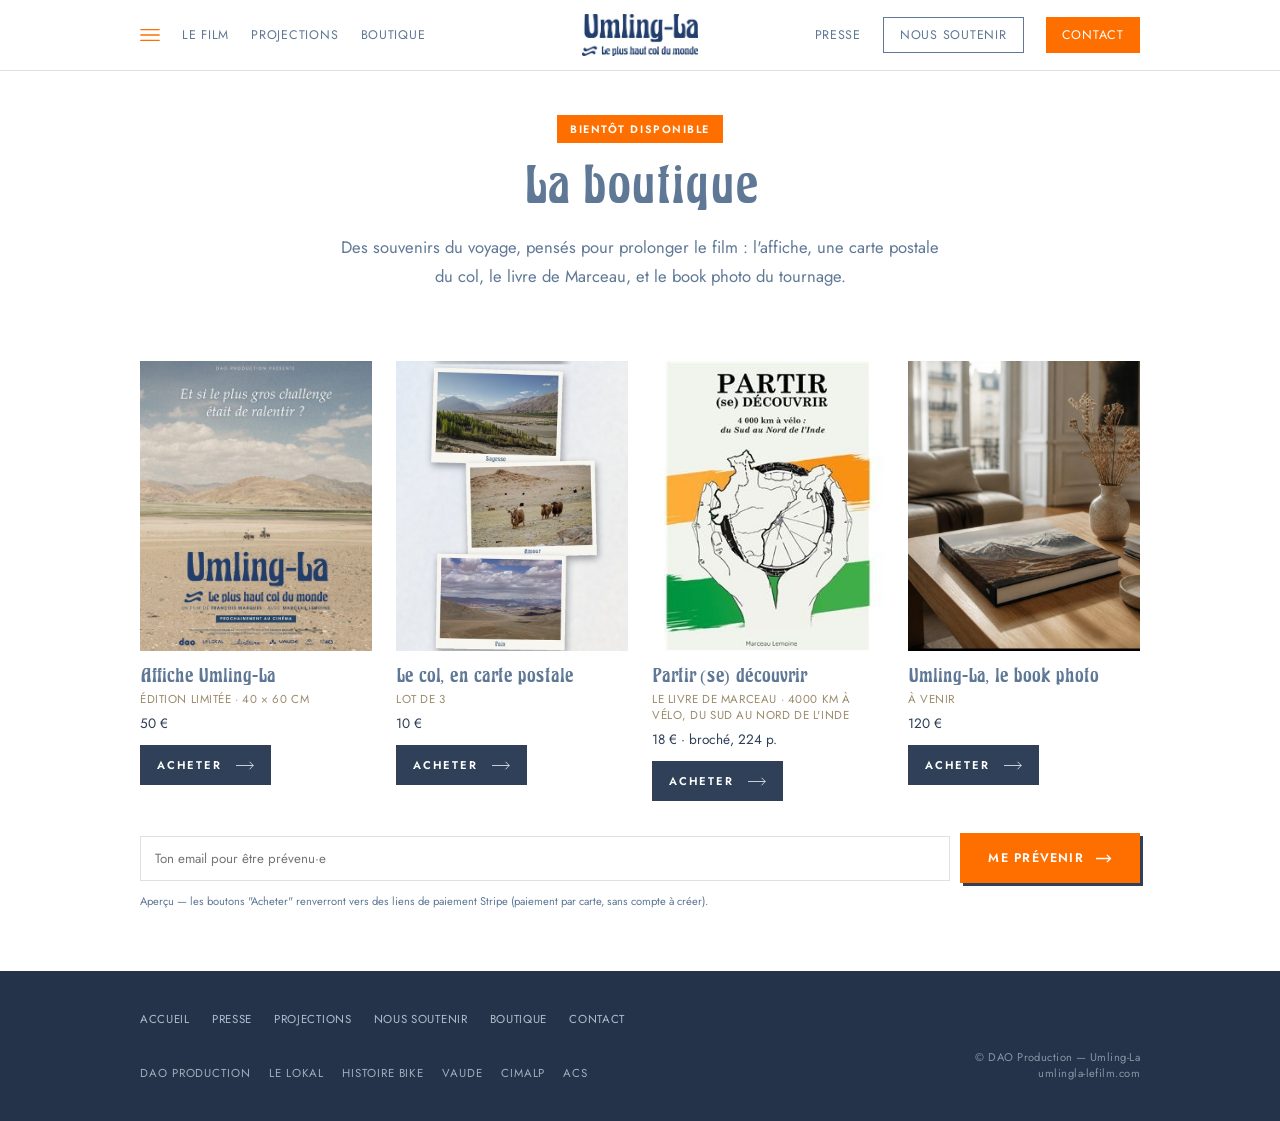
<file: boutique.html>
<!doctype html>
<html lang="fr">
<head>
<meta charset="utf-8">
<meta name="viewport" content="width=device-width, initial-scale=1">
<title>Boutique — Affiche, livre et souvenirs du film Umling-La</title>
<meta name="description" content="La boutique du film Umling-La : affiche en édition limitée, cartes postales, le livre de Marceau Lemoine et le book photo du tournage au Ladakh, en Inde.">
<link rel="canonical" href="https://umlingla-lefilm.com/boutique.html">
<meta property="og:type" content="website">
<meta property="og:site_name" content="Umling-La">
<meta property="og:title" content="Boutique — Umling-La">
<meta property="og:description" content="Affiche, cartes postales, livre et book photo du film documentaire Umling-La, voyage à vélo en Inde jusqu'au plus haut col du monde.">
<meta property="og:image" content="https://umlingla-lefilm.com/img/hero-affiche.jpg">
<meta property="og:url" content="https://umlingla-lefilm.com/boutique.html">
<meta property="og:locale" content="fr_FR">
<meta name="twitter:card" content="summary_large_image">
<meta name="twitter:title" content="Boutique — Umling-La">
<meta name="twitter:description" content="Affiche, cartes postales, livre et book photo du film documentaire Umling-La, voyage à vélo en Inde jusqu'au plus haut col du monde.">
<meta name="twitter:image" content="https://umlingla-lefilm.com/img/hero-affiche.jpg">
<link rel="icon" type="image/png" sizes="32x32" href="img/favicon/favicon-32.png">
<link rel="icon" type="image/png" sizes="16x16" href="img/favicon/favicon-16.png">
<link rel="apple-touch-icon" sizes="180x180" href="img/favicon/apple-touch-icon.png">
<link rel="icon" type="image/png" sizes="192x192" href="img/favicon/favicon-192.png">
<link rel="stylesheet" href="https://fonts.googleapis.com/css2?family=Jost:ital,wght@0,400;0,500;0,600;1,400&display=swap">
<link rel="stylesheet" href="styles.css">
</head>
<body>

<svg width="0" height="0" style="position:absolute">
  <symbol id="lacet-shape" viewBox="0 0 28 14">
    <path d="M1,10 C1,4 8,4 8,10 C8,16 15,16 15,10 C15,4 22,4 22,10 C22,16 27,16 27,10" stroke="currentColor" fill="none" stroke-width="2.3" stroke-linecap="round" stroke-linejoin="round"/>
  </symbol>
</svg>


<header class="nav">
  <div class="wrap nav-row">
    <nav class="links nav-left">
      <svg class="nav-hamburger" viewBox="0 0 24 16"><path d="M1 1.5 H23 M1 8 H23 M1 14.5 H23"/></svg>
      <a href="index.html#synopsis">Le film</a>
      <a href="projections.html">Projections</a>
      <a href="boutique.html">Boutique</a>
    </nav>
    <a class="brand" href="index.html"><img src="img/logo-mark-poster-blue.png" alt="Umling-La — Le plus haut col du monde"></a>
    <nav class="links nav-right">
      <a href="presse.html">Presse</a>
      <a class="nav-soutenir" href="soutenir.html">Nous soutenir</a>
      <a class="nav-contact" href="index.html#contact">Contact</a>
    </nav>
  </div>
</header>

<div class="wrap page-head">
  <div class="eyebrow">Bientôt disponible</div>
  <h1>La boutique</h1>
  <p>Des souvenirs du voyage, pensés pour prolonger le film : l'affiche, une carte postale du col, le livre de Marceau, et le book photo du tournage.</p>
</div>

<section id="produits">
  <div class="wrap">
    <div class="shop-grid">
      <div class="shop-card">
        <div class="shop-thumb shop-thumb-img"><img src="img/affiche-thumb.jpg" alt="Affiche du film Umling-La"></div>
        <div class="shop-info">
          <div class="name">Affiche Umling-La</div>
          <div class="tag">Édition limitée · 40 × 60 cm</div>
          <div class="price">50 €</div>
          <a class="shop-link shop-buy" href="#" data-product="affiche">Acheter</a>
        </div>
      </div>
      <div class="shop-card">
        <div class="shop-thumb shop-thumb-img"><img src="img/shop/carte-postale-thumb.jpg" alt="Lot de 3 cartes postales Umling-La"></div>
        <div class="shop-info">
          <div class="name">Le col, en carte postale</div>
          <div class="tag">Lot de 3</div>
          <div class="price">10 €</div>
          <a class="shop-link shop-buy" href="#" data-product="carte-postale">Acheter</a>
        </div>
      </div>
      <div class="shop-card">
        <div class="shop-thumb shop-thumb-img"><img src="img/livre-couverture.jpg" alt="Couverture du livre Partir (se) découvrir, de Marceau Lemoine"></div>
        <div class="shop-info">
          <div class="name">Partir (se) découvrir</div>
          <div class="tag">Le livre de Marceau · 4000 km à vélo, du Sud au Nord de l'Inde</div>
          <div class="price">18 € · broché, 224 p.</div>
          <a class="shop-link shop-buy" href="#" data-product="livre">Acheter</a>
        </div>
      </div>
      <div class="shop-card">
        <div class="shop-thumb shop-thumb-img"><img src="img/shop/book-photo-thumb.jpg" alt="Book photo Umling-La posé sur une table basse"></div>
        <div class="shop-info">
          <div class="name">Umling-La, le book photo</div>
          <div class="tag">À venir</div>
          <div class="price">120 €</div>
          <a class="shop-link shop-buy" href="#" data-product="book-photo">Acheter</a>
        </div>
      </div>
    </div>
    <form class="notify-row" id="notify-form">
      <input type="email" placeholder="Ton email pour être prévenu·e" required>
      <button class="btn btn-primary" type="submit">Me prévenir</button>
    </form>
    <div class="hint" id="notify-hint">Aperçu — les boutons "Acheter" renverront vers des liens de paiement Stripe (paiement par carte, sans compte à créer).</div>
  </div>
</section>

<footer>
  <div class="wrap">
    <div class="foot-links">
      <a href="index.html">Accueil</a>
      <a href="presse.html">Presse</a>
      <a href="projections.html">Projections</a>
      <a href="soutenir.html">Nous soutenir</a>
      <a href="boutique.html">Boutique</a>
      <a href="index.html#contact">Contact</a>
    </div>
    <div class="foot-row">
      <div class="partners">
        <span>DAO Production</span><span>Le Lokal</span><span>Histoire Bike</span><span>VAUDE</span><span>CIMALP</span><span>ACS</span>
      </div>
      <div class="foot-meta">© DAO Production — Umling-La<br>umlingla-lefilm.com</div>
    </div>
  </div>
</footer>

<script>
  document.getElementById('notify-form').addEventListener('submit', e=>{
    e.preventDefault();
    document.getElementById('notify-hint').textContent = "Aperçu — aucun email n'a réellement été enregistré ici.";
  });
</script>

</body>
</html>
</file>
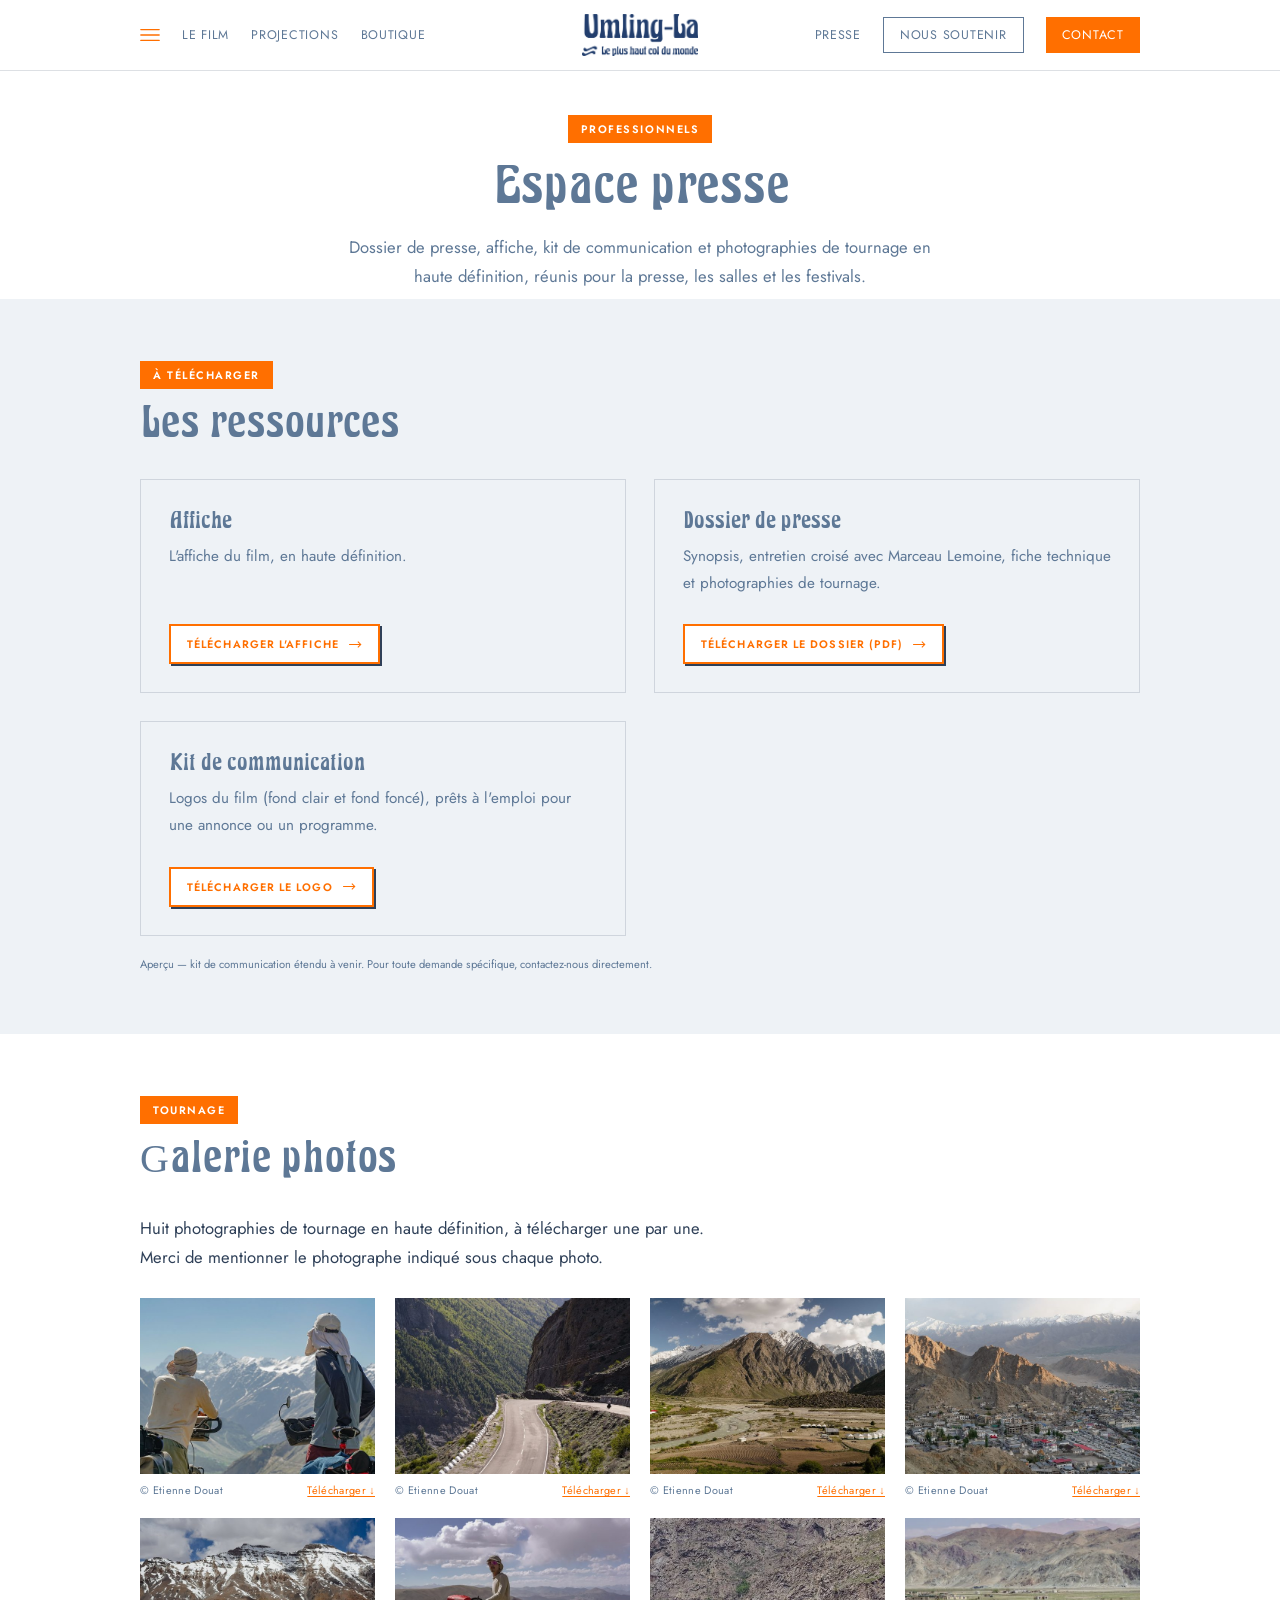
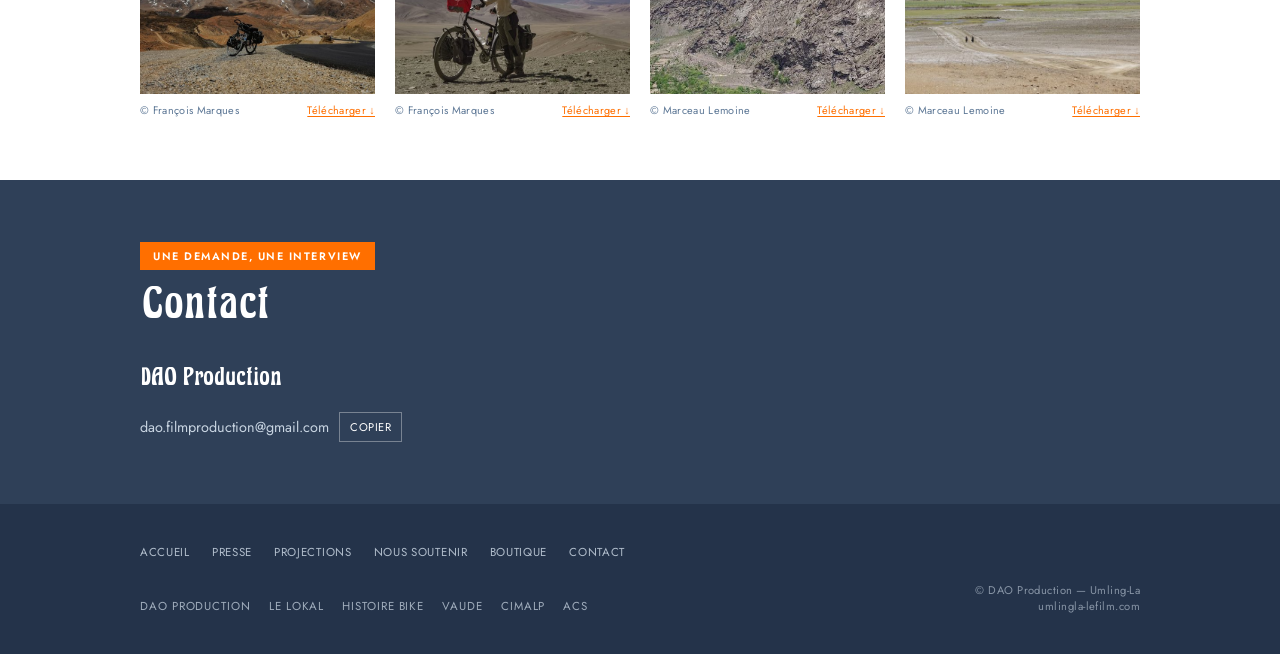
<file: presse.html>
<!doctype html>
<html lang="fr">
<head>
<meta charset="utf-8">
<meta name="viewport" content="width=device-width, initial-scale=1">
<title>Espace presse — Dossier, photos et affiche du film Umling-La</title>
<meta name="description" content="Espace presse du documentaire Umling-La : dossier de presse, affiche en haute définition, kit de communication et galerie de photos de tournage au Ladakh, en Inde.">
<link rel="canonical" href="https://umlingla-lefilm.com/presse.html">
<meta property="og:type" content="website">
<meta property="og:site_name" content="Umling-La">
<meta property="og:title" content="Espace presse — Umling-La">
<meta property="og:description" content="Dossier de presse, affiche et photos de tournage du film documentaire Umling-La, voyage à vélo en Inde jusqu'au plus haut col du monde.">
<meta property="og:image" content="https://umlingla-lefilm.com/img/hero-affiche.jpg">
<meta property="og:url" content="https://umlingla-lefilm.com/presse.html">
<meta property="og:locale" content="fr_FR">
<meta name="twitter:card" content="summary_large_image">
<meta name="twitter:title" content="Espace presse — Umling-La">
<meta name="twitter:description" content="Dossier de presse, affiche et photos de tournage du film documentaire Umling-La, voyage à vélo en Inde jusqu'au plus haut col du monde.">
<meta name="twitter:image" content="https://umlingla-lefilm.com/img/hero-affiche.jpg">
<link rel="icon" type="image/png" sizes="32x32" href="img/favicon/favicon-32.png">
<link rel="icon" type="image/png" sizes="16x16" href="img/favicon/favicon-16.png">
<link rel="apple-touch-icon" sizes="180x180" href="img/favicon/apple-touch-icon.png">
<link rel="icon" type="image/png" sizes="192x192" href="img/favicon/favicon-192.png">
<link rel="stylesheet" href="https://fonts.googleapis.com/css2?family=Jost:ital,wght@0,400;0,500;0,600;1,400&display=swap">
<link rel="stylesheet" href="styles.css">
</head>
<body>

<svg width="0" height="0" style="position:absolute">
  <symbol id="lacet-shape" viewBox="0 0 28 14">
    <path d="M1,10 C1,4 8,4 8,10 C8,16 15,16 15,10 C15,4 22,4 22,10 C22,16 27,16 27,10" stroke="currentColor" fill="none" stroke-width="2.3" stroke-linecap="round" stroke-linejoin="round"/>
  </symbol>
</svg>


<header class="nav">
  <div class="wrap nav-row">
    <nav class="links nav-left">
      <svg class="nav-hamburger" viewBox="0 0 24 16"><path d="M1 1.5 H23 M1 8 H23 M1 14.5 H23"/></svg>
      <a href="index.html#synopsis">Le film</a>
      <a href="projections.html">Projections</a>
      <a href="boutique.html">Boutique</a>
    </nav>
    <a class="brand" href="index.html"><img src="img/logo-mark-poster-blue.png" alt="Umling-La — Le plus haut col du monde"></a>
    <nav class="links nav-right">
      <a href="presse.html">Presse</a>
      <a class="nav-soutenir" href="soutenir.html">Nous soutenir</a>
      <a class="nav-contact" href="index.html#contact">Contact</a>
    </nav>
  </div>
</header>

<div class="wrap page-head">
  <div class="eyebrow">Professionnels</div>
  <h1>Espace presse</h1>
  <p>Dossier de presse, affiche, kit de communication et photographies de tournage en haute définition, réunis pour la presse, les salles et les festivals.</p>
</div>

<section id="telechargements" class="bg-brume">
  <div class="wrap">
    <div class="section-head">
      <div class="eyebrow">À télécharger</div>
      <h2>Les ressources</h2>
    </div>
    <div class="kit-grid">
      <div class="kit-card">
        <div class="kit-name">Affiche</div>
        <p class="kit-desc">L'affiche du film, en haute définition.</p>
        <a class="btn btn-line" href="img/affiche.jpg" download>Télécharger l'affiche</a>
      </div>
      <div class="kit-card">
        <div class="kit-name">Dossier de presse</div>
        <p class="kit-desc">Synopsis, entretien croisé avec Marceau Lemoine, fiche technique et photographies de tournage.</p>
        <a class="btn btn-line" href="docs/Umling-La_Dossier_de_presse.pdf" download>Télécharger le dossier (PDF)</a>
      </div>
      <div class="kit-card">
        <div class="kit-name">Kit de communication</div>
        <p class="kit-desc">Logos du film (fond clair et fond foncé), prêts à l'emploi pour une annonce ou un programme.</p>
        <a class="btn btn-line" href="img/logo-ardoise.png" download>Télécharger le logo</a>
      </div>
    </div>
    <div class="hint">Aperçu — kit de communication étendu à venir. Pour toute demande spécifique, contactez-nous directement.</div>
  </div>
</section>

<section id="galerie">
  <div class="wrap">
    <div class="section-head">
      <div class="eyebrow">Tournage</div>
      <h2>Galerie photos</h2>
    </div>
    <div class="press-row" style="margin-bottom:26px;">
      <p style="max-width:600px;">Huit photographies de tournage en haute définition, à télécharger une par une. Merci de mentionner le photographe indiqué sous chaque photo.</p>
    </div>
    <div class="gallery-grid">
      <div class="gallery-item">
        <a href="img/tournage/tournage-01.jpg" download><img src="img/tournage/thumbs/tournage-01.jpg" alt="Marceau et François, de dos, face aux montagnes du Ladakh"></a>
        <div class="gallery-cap"><span>© Etienne Douat</span><a href="img/tournage/tournage-01.jpg" download>Télécharger ↓</a></div>
      </div>
      <div class="gallery-item">
        <a href="img/tournage/tournage-02.jpg" download><img src="img/tournage/thumbs/tournage-02.jpg" alt="Photo de tournage — Ladakh"></a>
        <div class="gallery-cap"><span>© Etienne Douat</span><a href="img/tournage/tournage-02.jpg" download>Télécharger ↓</a></div>
      </div>
      <div class="gallery-item">
        <a href="img/tournage/tournage-03.jpg" download><img src="img/tournage/thumbs/tournage-03.jpg" alt="Photo de tournage — Ladakh"></a>
        <div class="gallery-cap"><span>© Etienne Douat</span><a href="img/tournage/tournage-03.jpg" download>Télécharger ↓</a></div>
      </div>
      <div class="gallery-item">
        <a href="img/tournage/tournage-04.jpg" download><img src="img/tournage/thumbs/tournage-04.jpg" alt="Village dans une vallée du Ladakh, vu depuis la route"></a>
        <div class="gallery-cap"><span>© Etienne Douat</span><a href="img/tournage/tournage-04.jpg" download>Télécharger ↓</a></div>
      </div>
      <div class="gallery-item">
        <a href="img/tournage/tournage-05.jpg" download><img src="img/tournage/thumbs/tournage-05.jpg" alt="Photo de tournage — Ladakh"></a>
        <div class="gallery-cap"><span>© François Marques</span><a href="img/tournage/tournage-05.jpg" download>Télécharger ↓</a></div>
      </div>
      <div class="gallery-item">
        <a href="img/tournage/tournage-06.jpg" download><img src="img/tournage/thumbs/tournage-06.jpg" alt="Marceau Lemoine à vélo, chargé, dans un paysage désertique"></a>
        <div class="gallery-cap"><span>© François Marques</span><a href="img/tournage/tournage-06.jpg" download>Télécharger ↓</a></div>
      </div>
      <div class="gallery-item">
        <a href="img/tournage/tournage-07.jpg" download><img src="img/tournage/thumbs/tournage-07.jpg" alt="Photo de tournage — Ladakh"></a>
        <div class="gallery-cap"><span>© Marceau Lemoine</span><a href="img/tournage/tournage-07.jpg" download>Télécharger ↓</a></div>
      </div>
      <div class="gallery-item">
        <a href="img/tournage/tournage-08.jpg" download><img src="img/tournage/thumbs/tournage-08.jpg" alt="Photo de tournage — Ladakh"></a>
        <div class="gallery-cap"><span>© Marceau Lemoine</span><a href="img/tournage/tournage-08.jpg" download>Télécharger ↓</a></div>
      </div>
    </div>
  </div>
</section>

<section id="contact-presse" class="bg-deep">
  <div class="wrap">
    <div class="section-head">
      <div class="eyebrow">Une demande, une interview</div>
      <h2>Contact</h2>
    </div>
    <div class="contact-direct">
      <h3>DAO Production</h3>
      <div class="email-copy">
        <span id="email-text-presse">dao.filmproduction@gmail.com</span>
        <button id="copy-btn-presse" type="button">Copier</button>
      </div>
    </div>
  </div>
</section>

<footer>
  <div class="wrap">
    <div class="foot-links">
      <a href="index.html">Accueil</a>
      <a href="presse.html">Presse</a>
      <a href="projections.html">Projections</a>
      <a href="soutenir.html">Nous soutenir</a>
      <a href="boutique.html">Boutique</a>
      <a href="index.html#contact">Contact</a>
    </div>
    <div class="foot-row">
      <div class="partners">
        <span>DAO Production</span><span>Le Lokal</span><span>Histoire Bike</span><span>VAUDE</span><span>CIMALP</span><span>ACS</span>
      </div>
      <div class="foot-meta">© DAO Production — Umling-La<br>umlingla-lefilm.com</div>
    </div>
  </div>
</footer>

<script>
  const copyBtnPresse = document.getElementById('copy-btn-presse');
  copyBtnPresse.addEventListener('click', async ()=>{
    const text = document.getElementById('email-text-presse').textContent;
    try{
      await navigator.clipboard.writeText(text);
      copyBtnPresse.textContent = 'Copié';
    }catch(e){
      const r = document.createRange();
      r.selectNodeContents(document.getElementById('email-text-presse'));
      const sel = window.getSelection();
      sel.removeAllRanges(); sel.addRange(r);
      copyBtnPresse.textContent = 'Sélectionné';
    }
    setTimeout(()=>{ copyBtnPresse.textContent = 'Copier'; }, 1800);
  });
</script>

</body>
</html>
</file>
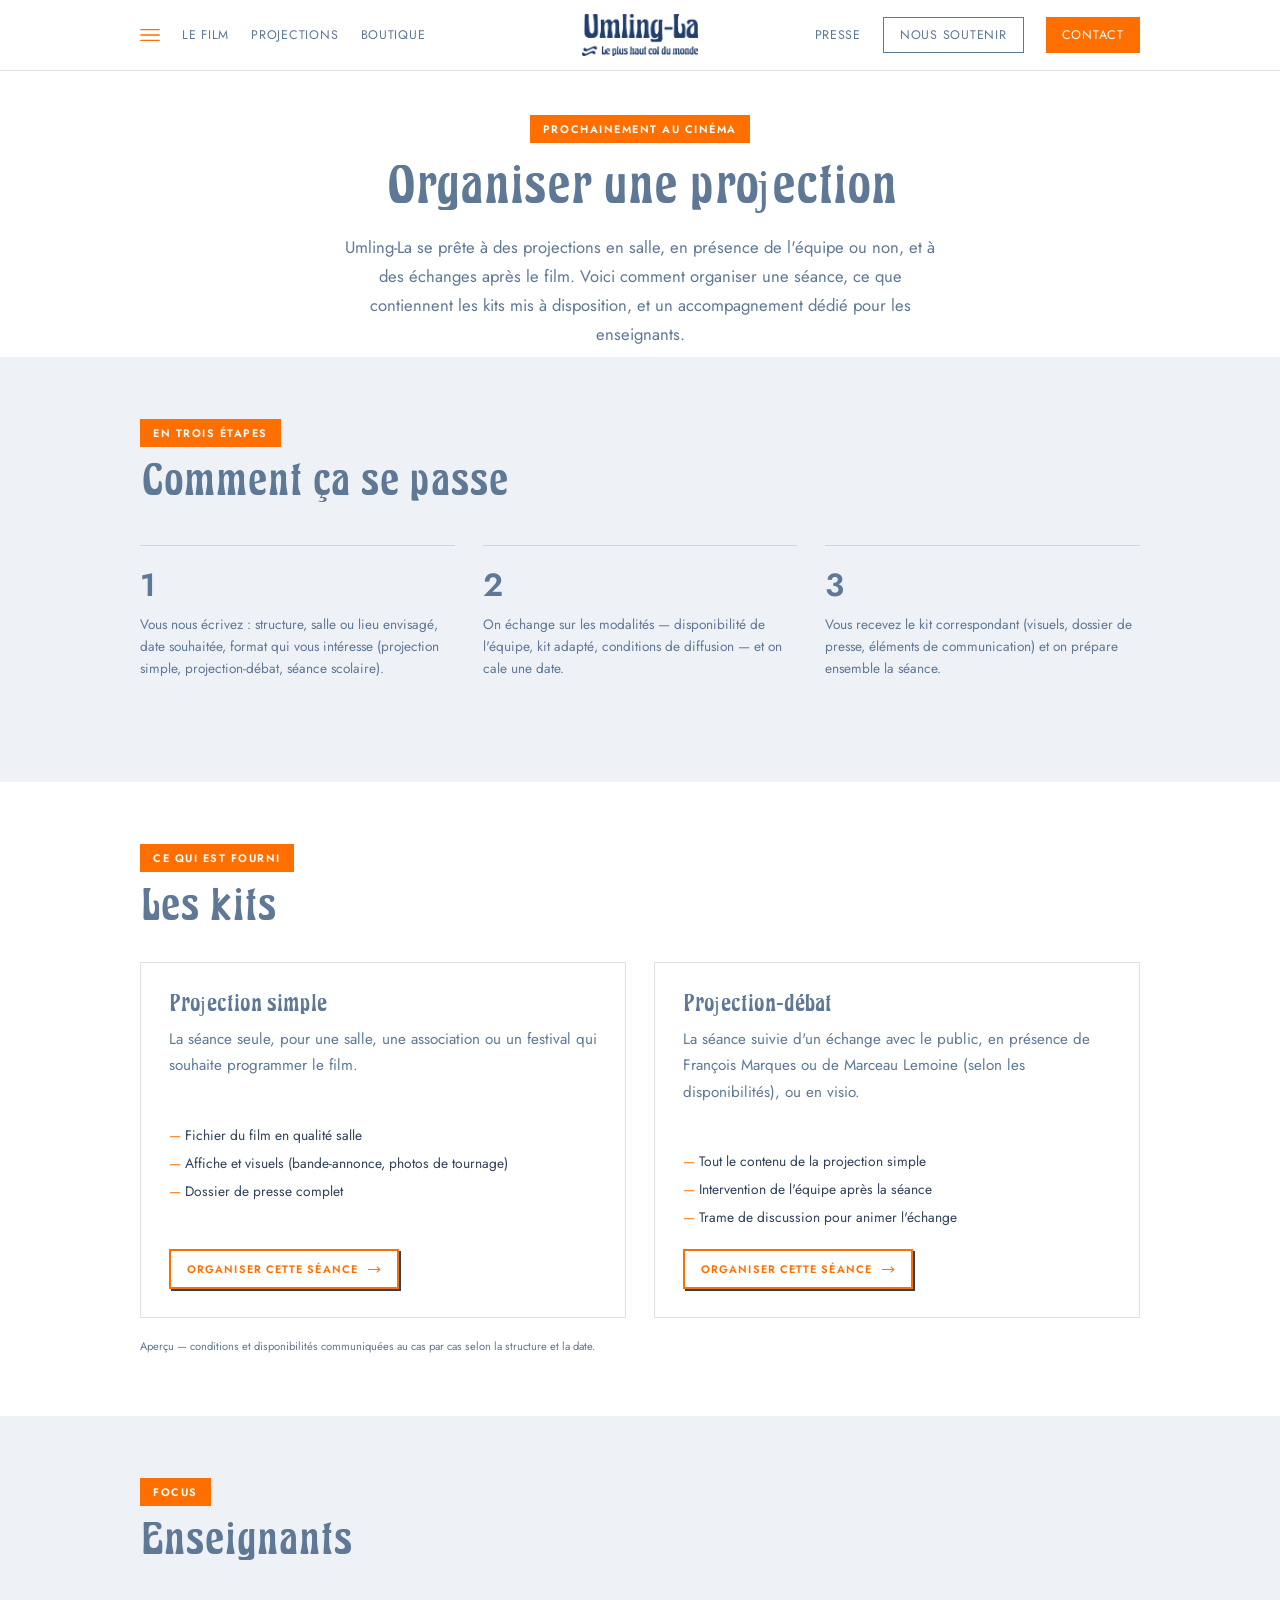
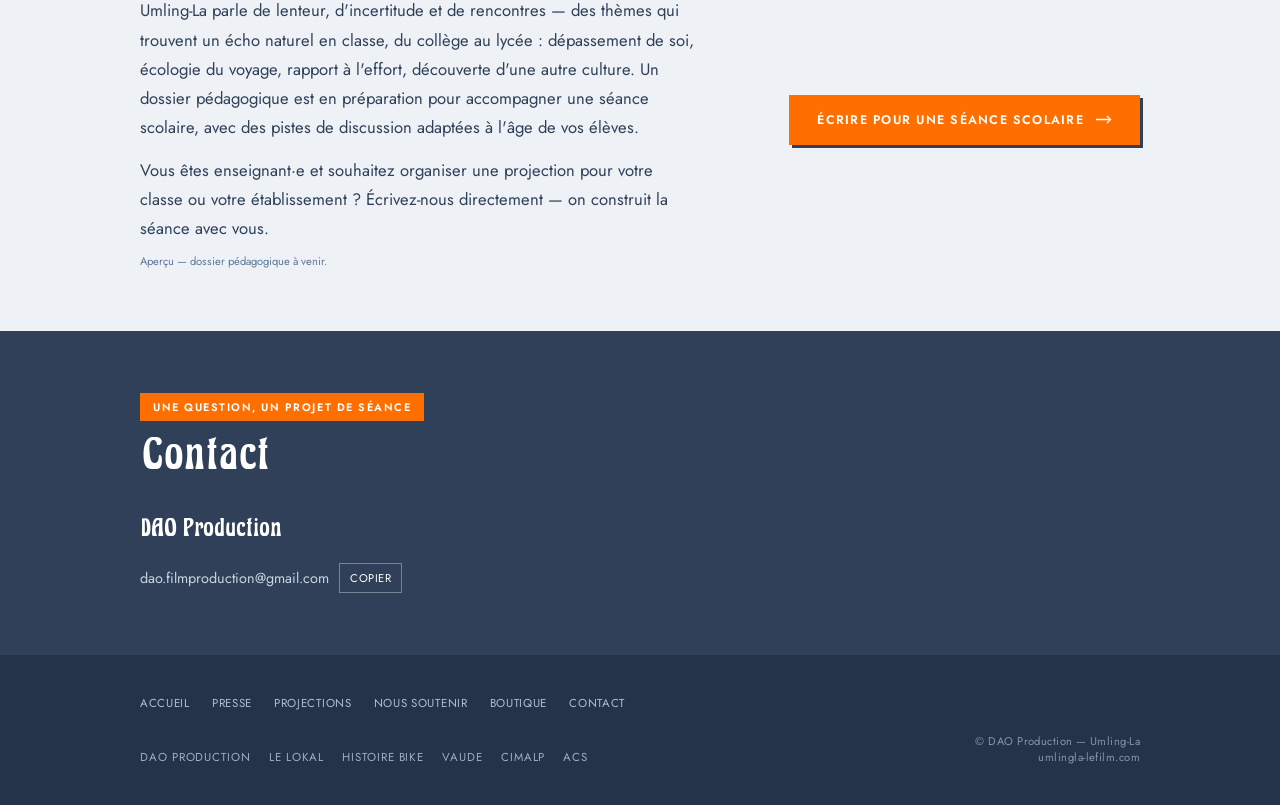
<file: projections.html>
<!doctype html>
<html lang="fr">
<head>
<meta charset="utf-8">
<meta name="viewport" content="width=device-width, initial-scale=1">
<title>Projections — Où voir le film Umling-La</title>
<meta name="description" content="Toutes les projections du documentaire Umling-La : dates, salles et festivals où voir le film sur le voyage à vélo en Inde jusqu'au plus haut col du monde.">
<link rel="canonical" href="https://umlingla-lefilm.com/projections.html">
<meta property="og:type" content="website">
<meta property="og:site_name" content="Umling-La">
<meta property="og:title" content="Projections — Umling-La">
<meta property="og:description" content="Dates et lieux des projections du film documentaire Umling-La, voyage à vélo en Inde jusqu'au plus haut col du monde.">
<meta property="og:image" content="https://umlingla-lefilm.com/img/hero-affiche.jpg">
<meta property="og:url" content="https://umlingla-lefilm.com/projections.html">
<meta property="og:locale" content="fr_FR">
<meta name="twitter:card" content="summary_large_image">
<meta name="twitter:title" content="Projections — Umling-La">
<meta name="twitter:description" content="Dates et lieux des projections du film documentaire Umling-La, voyage à vélo en Inde jusqu'au plus haut col du monde.">
<meta name="twitter:image" content="https://umlingla-lefilm.com/img/hero-affiche.jpg">
<link rel="icon" type="image/png" sizes="32x32" href="img/favicon/favicon-32.png">
<link rel="icon" type="image/png" sizes="16x16" href="img/favicon/favicon-16.png">
<link rel="apple-touch-icon" sizes="180x180" href="img/favicon/apple-touch-icon.png">
<link rel="icon" type="image/png" sizes="192x192" href="img/favicon/favicon-192.png">
<link rel="stylesheet" href="https://fonts.googleapis.com/css2?family=Jost:ital,wght@0,400;0,500;0,600;1,400&display=swap">
<link rel="stylesheet" href="styles.css">
</head>
<body>

<svg width="0" height="0" style="position:absolute">
  <symbol id="lacet-shape" viewBox="0 0 28 14">
    <path d="M1,10 C1,4 8,4 8,10 C8,16 15,16 15,10 C15,4 22,4 22,10 C22,16 27,16 27,10" stroke="currentColor" fill="none" stroke-width="2.3" stroke-linecap="round" stroke-linejoin="round"/>
  </symbol>
</svg>


<header class="nav">
  <div class="wrap nav-row">
    <nav class="links nav-left">
      <svg class="nav-hamburger" viewBox="0 0 24 16"><path d="M1 1.5 H23 M1 8 H23 M1 14.5 H23"/></svg>
      <a href="index.html#synopsis">Le film</a>
      <a href="projections.html">Projections</a>
      <a href="boutique.html">Boutique</a>
    </nav>
    <a class="brand" href="index.html"><img src="img/logo-mark-poster-blue.png" alt="Umling-La — Le plus haut col du monde"></a>
    <nav class="links nav-right">
      <a href="presse.html">Presse</a>
      <a class="nav-soutenir" href="soutenir.html">Nous soutenir</a>
      <a class="nav-contact" href="index.html#contact">Contact</a>
    </nav>
  </div>
</header>

<div class="wrap page-head">
  <div class="eyebrow">Prochainement au cinéma</div>
  <h1>Organiser une projection</h1>
  <p>Umling-La se prête à des projections en salle, en présence de l'équipe ou non, et à des échanges après le film. Voici comment organiser une séance, ce que contiennent les kits mis à disposition, et un accompagnement dédié pour les enseignants.</p>
</div>

<section id="comment" class="bg-brume">
  <div class="wrap">
    <div class="section-head">
      <div class="eyebrow">En trois étapes</div>
      <h2>Comment ça se passe</h2>
    </div>
    <div class="impact-grid">
      <div class="impact-item">
        <div class="amount">1</div>
        <div class="desc">Vous nous écrivez : structure, salle ou lieu envisagé, date souhaitée, format qui vous intéresse (projection simple, projection-débat, séance scolaire).</div>
      </div>
      <div class="impact-item">
        <div class="amount">2</div>
        <div class="desc">On échange sur les modalités — disponibilité de l'équipe, kit adapté, conditions de diffusion — et on cale une date.</div>
      </div>
      <div class="impact-item">
        <div class="amount">3</div>
        <div class="desc">Vous recevez le kit correspondant (visuels, dossier de presse, éléments de communication) et on prépare ensemble la séance.</div>
      </div>
    </div>
  </div>
</section>

<section id="kits">
  <div class="wrap">
    <div class="section-head">
      <div class="eyebrow">Ce qui est fourni</div>
      <h2>Les kits</h2>
    </div>
    <div class="kit-grid">
      <div class="kit-card">
        <div class="kit-name">Projection simple</div>
        <p class="kit-desc">La séance seule, pour une salle, une association ou un festival qui souhaite programmer le film.</p>
        <ul class="kit-list">
          <li>Fichier du film en qualité salle</li>
          <li>Affiche et visuels (bande-annonce, photos de tournage)</li>
          <li>Dossier de presse complet</li>
        </ul>
        <a class="btn btn-line" href="index.html#contact">Organiser cette séance</a>
      </div>
      <div class="kit-card">
        <div class="kit-name">Projection-débat</div>
        <p class="kit-desc">La séance suivie d'un échange avec le public, en présence de François Marques ou de Marceau Lemoine (selon les disponibilités), ou en visio.</p>
        <ul class="kit-list">
          <li>Tout le contenu de la projection simple</li>
          <li>Intervention de l'équipe après la séance</li>
          <li>Trame de discussion pour animer l'échange</li>
        </ul>
        <a class="btn btn-line" href="index.html#contact">Organiser cette séance</a>
      </div>
    </div>
    <div class="hint">Aperçu — conditions et disponibilités communiquées au cas par cas selon la structure et la date.</div>
  </div>
</section>

<section id="enseignants" class="bg-brume">
  <div class="wrap">
    <div class="section-head">
      <div class="eyebrow">Focus</div>
      <h2>Enseignants</h2>
    </div>
    <div class="press-row">
      <div class="press-text">
        <p>Umling-La parle de lenteur, d'incertitude et de rencontres — des thèmes qui trouvent un écho naturel en classe, du collège au lycée : dépassement de soi, écologie du voyage, rapport à l'effort, découverte d'une autre culture. Un dossier pédagogique est en préparation pour accompagner une séance scolaire, avec des pistes de discussion adaptées à l'âge de vos élèves.</p>
        <p style="margin-top:14px;">Vous êtes enseignant·e et souhaitez organiser une projection pour votre classe ou votre établissement ? Écrivez-nous directement — on construit la séance avec vous.</p>
      </div>
      <a class="btn btn-primary" href="mailto:dao.filmproduction@gmail.com?subject=Projection%20scolaire%20—%20Umling-La">Écrire pour une séance scolaire</a>
    </div>
    <div class="hint">Aperçu — dossier pédagogique à venir.</div>
  </div>
</section>

<section id="contact-projections" class="bg-deep">
  <div class="wrap">
    <div class="section-head">
      <div class="eyebrow">Une question, un projet de séance</div>
      <h2>Contact</h2>
    </div>
    <div class="contact-direct">
      <h3>DAO Production</h3>
      <div class="email-copy">
        <span id="email-text-proj">dao.filmproduction@gmail.com</span>
        <button id="copy-btn-proj" type="button">Copier</button>
      </div>
    </div>
  </div>
</section>

<footer>
  <div class="wrap">
    <div class="foot-links">
      <a href="index.html">Accueil</a>
      <a href="presse.html">Presse</a>
      <a href="projections.html">Projections</a>
      <a href="soutenir.html">Nous soutenir</a>
      <a href="boutique.html">Boutique</a>
      <a href="index.html#contact">Contact</a>
    </div>
    <div class="foot-row">
      <div class="partners">
        <span>DAO Production</span><span>Le Lokal</span><span>Histoire Bike</span><span>VAUDE</span><span>CIMALP</span><span>ACS</span>
      </div>
      <div class="foot-meta">© DAO Production — Umling-La<br>umlingla-lefilm.com</div>
    </div>
  </div>
</footer>

<script>
  const copyBtnProj = document.getElementById('copy-btn-proj');
  copyBtnProj.addEventListener('click', async ()=>{
    const text = document.getElementById('email-text-proj').textContent;
    try{
      await navigator.clipboard.writeText(text);
      copyBtnProj.textContent = 'Copié';
    }catch(e){
      const r = document.createRange();
      r.selectNodeContents(document.getElementById('email-text-proj'));
      const sel = window.getSelection();
      sel.removeAllRanges(); sel.addRange(r);
      copyBtnProj.textContent = 'Sélectionné';
    }
    setTimeout(()=>{ copyBtnProj.textContent = 'Copier'; }, 1800);
  });
</script>

</body>
</html>
</file>
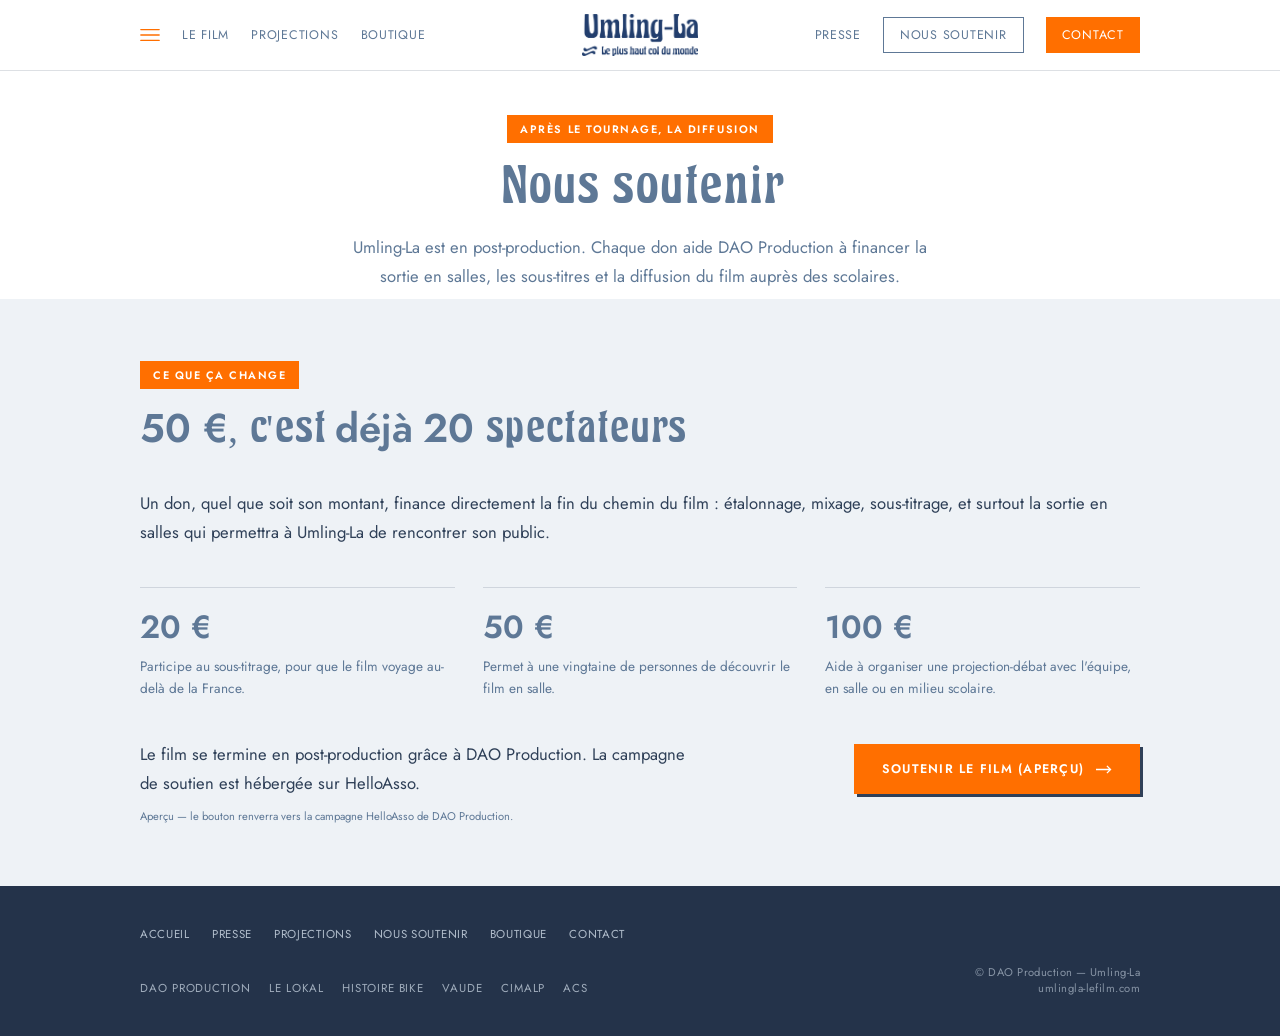
<file: soutenir.html>
<!doctype html>
<html lang="fr">
<head>
<meta charset="utf-8">
<meta name="viewport" content="width=device-width, initial-scale=1">
<title>Nous soutenir — Aidez le film Umling-La</title>
<meta name="description" content="Soutenez Umling-La, le film documentaire sur un voyage à vélo en Inde jusqu'au plus haut col du monde : dons, participation et façons d'aider le projet.">
<link rel="canonical" href="https://umlingla-lefilm.com/soutenir.html">
<meta property="og:type" content="website">
<meta property="og:site_name" content="Umling-La">
<meta property="og:title" content="Nous soutenir — Umling-La">
<meta property="og:description" content="Comment soutenir le film documentaire Umling-La, voyage à vélo en Inde jusqu'au plus haut col du monde.">
<meta property="og:image" content="https://umlingla-lefilm.com/img/hero-affiche.jpg">
<meta property="og:url" content="https://umlingla-lefilm.com/soutenir.html">
<meta property="og:locale" content="fr_FR">
<meta name="twitter:card" content="summary_large_image">
<meta name="twitter:title" content="Nous soutenir — Umling-La">
<meta name="twitter:description" content="Comment soutenir le film documentaire Umling-La, voyage à vélo en Inde jusqu'au plus haut col du monde.">
<meta name="twitter:image" content="https://umlingla-lefilm.com/img/hero-affiche.jpg">
<link rel="icon" type="image/png" sizes="32x32" href="img/favicon/favicon-32.png">
<link rel="icon" type="image/png" sizes="16x16" href="img/favicon/favicon-16.png">
<link rel="apple-touch-icon" sizes="180x180" href="img/favicon/apple-touch-icon.png">
<link rel="icon" type="image/png" sizes="192x192" href="img/favicon/favicon-192.png">
<link rel="stylesheet" href="https://fonts.googleapis.com/css2?family=Jost:ital,wght@0,400;0,500;0,600;1,400&display=swap">
<link rel="stylesheet" href="styles.css">
</head>
<body>

<svg width="0" height="0" style="position:absolute">
  <symbol id="lacet-shape" viewBox="0 0 28 14">
    <path d="M1,10 C1,4 8,4 8,10 C8,16 15,16 15,10 C15,4 22,4 22,10 C22,16 27,16 27,10" stroke="currentColor" fill="none" stroke-width="2.3" stroke-linecap="round" stroke-linejoin="round"/>
  </symbol>
</svg>


<header class="nav">
  <div class="wrap nav-row">
    <nav class="links nav-left">
      <svg class="nav-hamburger" viewBox="0 0 24 16"><path d="M1 1.5 H23 M1 8 H23 M1 14.5 H23"/></svg>
      <a href="index.html#synopsis">Le film</a>
      <a href="projections.html">Projections</a>
      <a href="boutique.html">Boutique</a>
    </nav>
    <a class="brand" href="index.html"><img src="img/logo-mark-poster-blue.png" alt="Umling-La — Le plus haut col du monde"></a>
    <nav class="links nav-right">
      <a href="presse.html">Presse</a>
      <a class="nav-soutenir" href="soutenir.html">Nous soutenir</a>
      <a class="nav-contact" href="index.html#contact">Contact</a>
    </nav>
  </div>
</header>

<div class="wrap page-head">
  <div class="eyebrow">Après le tournage, la diffusion</div>
  <h1>Nous soutenir</h1>
  <p>Umling-La est en post-production. Chaque don aide DAO Production à financer la sortie en salles, les sous-titres et la diffusion du film auprès des scolaires.</p>
</div>

<section id="don" class="bg-brume">
  <div class="wrap">
    <div class="section-head">
      <div class="eyebrow">Ce que ça change</div>
      <h2><span class="num-inline">50 €</span>, c'est <span class="num-inline">déjà</span> <span class="num-inline">20</span> spectateurs</h2>
    </div>
    <p>Un don, quel que soit son montant, finance directement la fin du chemin du film : étalonnage, mixage, sous-titrage, et surtout la sortie en salles qui permettra à Umling-La de rencontrer son public.</p>
    <div class="impact-grid">
      <div class="impact-item">
        <div class="amount">20 €</div>
        <div class="desc">Participe au sous-titrage, pour que le film voyage au-delà de la France.</div>
      </div>
      <div class="impact-item">
        <div class="amount">50 €</div>
        <div class="desc">Permet à une vingtaine de personnes de découvrir le film en salle.</div>
      </div>
      <div class="impact-item">
        <div class="amount">100 €</div>
        <div class="desc">Aide à organiser une projection-débat avec l'équipe, en salle ou en milieu scolaire.</div>
      </div>
    </div>
    <div class="press-row">
      <div class="press-text">
        <p>Le film se termine en post-production grâce à DAO Production. La campagne de soutien est hébergée sur HelloAsso.</p>
      </div>
      <a class="btn btn-primary" href="#">Soutenir le film (aperçu)</a>
    </div>
    <div class="hint">Aperçu — le bouton renverra vers la campagne HelloAsso de DAO Production.</div>
  </div>
</section>

<footer>
  <div class="wrap">
    <div class="foot-links">
      <a href="index.html">Accueil</a>
      <a href="presse.html">Presse</a>
      <a href="projections.html">Projections</a>
      <a href="soutenir.html">Nous soutenir</a>
      <a href="boutique.html">Boutique</a>
      <a href="index.html#contact">Contact</a>
    </div>
    <div class="foot-row">
      <div class="partners">
        <span>DAO Production</span><span>Le Lokal</span><span>Histoire Bike</span><span>VAUDE</span><span>CIMALP</span><span>ACS</span>
      </div>
      <div class="foot-meta">© DAO Production — Umling-La<br>umlingla-lefilm.com</div>
    </div>
  </div>
</footer>

</body>
</html>
</file>
<file: styles.css>
@font-face{
  font-family: "UmlingTitre";
  src: url("fonts/UmlingTitre.ttf?v=6") format("truetype");
  font-weight: 500;
  font-style: normal;
  font-display: swap;
}
:root{
  --bg: #FFFFFF;
  --surface: #FFFFFF;
  --ink: #2F4058;
  --ink-soft: #5E7896;
  --title: #5E7896;
  --mist: #C9D5E2;
  --mist-soft: #EEF2F6;
  --warm: #ff6f00;
  --earth: #9C8A6C;
  --cream: #E3D9C8;
  --deep: #2F4058;
  --deep-2: #24334A;
  --line: rgba(47,64,88,0.16);
  --on-deep: #EEF2F6;
  --on-deep-soft: #C9D5E2;
  color-scheme: light;
}
/* Fond toujours blanc : pas de bascule automatique en mode sombre. */

*{box-sizing:border-box;}
body{ background: var(--bg); color: var(--ink); font-family: "Jost", -apple-system, sans-serif; margin: 0; }
h1,h2,h3{ font-family: "UmlingTitre", Georgia, serif; font-weight: 500; text-wrap: balance; margin: 0; }
h1 .num-inline, h2 .num-inline, h3 .num-inline{ font-family:"Jost", sans-serif; font-weight:600; }
p{ line-height: 1.75; margin: 0; font-size: 1.04rem; }
a{ color: inherit; }
img{ display:block; }
.wrap{ max-width: 1040px; margin-inline: auto; padding-inline: max(20px, env(safe-area-inset-left, 0px)); padding-inline-end: max(20px, env(safe-area-inset-right, 0px)); }
.eyebrow{
  font-family: "Jost", sans-serif; font-weight: 600; letter-spacing: 0.14em; text-transform: uppercase;
  font-size: 0.68rem; display: inline-flex; align-items:center; gap:8px; color: #fff;
  background: var(--warm); padding: 6px 13px; border-radius:0;
}
.lacet{ width:18px; height:9px; stroke: currentColor; fill:none; stroke-width:2.3; stroke-linecap:round; stroke-linejoin:round; flex-shrink:0; }
.preview-badge{
  position: relative; z-index: 50; width:100%;
  background: var(--deep); color: var(--on-deep); font-family:"Jost", sans-serif;
  font-size: 0.62rem; letter-spacing: 0.1em; text-transform: uppercase; text-align:center;
  padding: 6px 12px; opacity: 0.92; pointer-events: none;
}

header.nav{
  position: sticky; top: env(safe-area-inset-top, 0px); z-index: 40;
  background: color-mix(in srgb, var(--bg) 90%, transparent); backdrop-filter: blur(8px);
  border-bottom: 1px solid var(--line);
}
.nav-row{ display:grid; grid-template-columns: 1fr auto 1fr; align-items:center; padding-block: 14px; gap: 12px; }
.brand{ justify-self:center; display:flex; align-items:center; text-decoration:none; }
.brand img{ height: 42px; width:auto; display:block; }
nav.links{ display:flex; gap:22px; flex-wrap:wrap; align-items:center; }
nav.links a{ font-family:"Jost", sans-serif; font-size:0.78rem; letter-spacing:0.06em; text-transform:uppercase; text-decoration:none; color: var(--ink-soft); white-space:nowrap; }
.nav-hamburger{ width:20px; height:14px; stroke: var(--warm); stroke-width:1.6; stroke-linecap:round; flex-shrink:0; }
.nav-left{ justify-self:start; }
.nav-right{ justify-self:end; }
.nav-right a.nav-soutenir{
  color: var(--title); border: 1px solid var(--ink-soft); border-radius:0; padding: 8px 16px;
}
.nav-right a.nav-contact{
  background: var(--warm); color: #fff; border-radius:0; padding: 9px 16px;
}
@media (max-width:640px){ .nav-left, .nav-right{ display:none; } .nav-row{ grid-template-columns: 1fr; } }

.nav-row-simple{ display:flex; align-items:center; justify-content:space-between; padding-block:14px; gap:16px; flex-wrap:wrap; }

.hero-photo{
  position:relative; width:100%; aspect-ratio: 1890 / 1006; overflow:hidden;
  background: var(--deep);
}
.hero-photo > img{ width:100%; height:100%; object-fit:cover; object-position: center 42%; }
.hero-photo::after{
  content:""; position:absolute; inset:0;
  background: linear-gradient(180deg, rgba(255,255,255,0.55) 0%, rgba(255,255,255,0.22) 22%, rgba(255,255,255,0) 40%);
}
.hero-overlay{
  position:absolute; inset:0; z-index:2;
  display:flex; flex-direction:column; align-items:center; justify-content:flex-start;
  text-align:center; padding: 20px; padding-top: clamp(20px, 5vh, 46px); gap:8px;
}
.hero-logo{ width: min(400px, 64vw); height:auto; filter: drop-shadow(0 2px 12px rgba(255,255,255,0.6)); }
.hero-by{ font-family:"Jost", sans-serif; font-size:0.74rem; letter-spacing:0.1em; text-transform:uppercase; color:#223E6D; opacity:0.85; margin-top:4px; }
.hero-badge{
  margin-top: 10px; font-family:"Jost", sans-serif; font-size:0.68rem; letter-spacing:0.12em; text-transform:uppercase;
  color:#fff; background:#223E6D; padding: 8px 18px; border-radius:0;
}

.action-band{ background: var(--mist-soft); }
.action-band-inner{
  display:flex; flex-direction:column; align-items:center; gap:18px;
  padding-block: 28px; text-align:center;
}
.action-badge{ background: transparent; border: none; padding: 0; color: var(--deep); font-size: 1.05rem; font-weight: 700; letter-spacing: 0.08em; }
@media (max-width:640px){ .hero-overlay{ padding-bottom: clamp(40px, 11vh, 90px); } .hero-logo{ width: min(250px, 70vw); } }

.stamp-row{ display:flex; gap:8px; justify-content:center; flex-wrap:wrap; align-items:center; margin-bottom: 30px; font-family:"Jost", sans-serif; font-size:0.78rem; letter-spacing:0.04em; color: var(--ink-soft); }
.stamp-row .dot{ opacity:0.5; }
.cta-row{ display:flex; gap:14px; justify-content:center; flex-wrap:wrap; }
.btn{
  font-family:"Jost", sans-serif; font-size:0.78rem; font-weight:600; letter-spacing:0.1em; text-decoration:none;
  padding: 14px 26px; border-radius:0; text-transform:uppercase; border: 2px solid var(--warm);
  cursor:pointer; display:inline-flex; align-items:center; gap:12px; box-shadow:3px 3px 0 var(--deep);
  transition: transform .18s ease, box-shadow .18s ease, background-color .18s ease, color .18s ease, border-color .18s ease;
}
.btn::after, .map-link::after{
  content:""; width:16px; height:9px; flex:none; background: currentColor;
  -webkit-mask: url("data:image/svg+xml,%3Csvg xmlns='http://www.w3.org/2000/svg' viewBox='0 0 22 12'%3E%3Cpath d='M0 6h20M15 1l5 5-5 5' fill='none' stroke='black' stroke-width='1.8'/%3E%3C/svg%3E") center/contain no-repeat;
          mask: url("data:image/svg+xml,%3Csvg xmlns='http://www.w3.org/2000/svg' viewBox='0 0 22 12'%3E%3Cpath d='M0 6h20M15 1l5 5-5 5' fill='none' stroke='black' stroke-width='1.8'/%3E%3C/svg%3E") center/contain no-repeat;
  transition: transform .18s ease;
}
.btn:hover::after, .map-link:hover::after{ transform: translateX(5px); }
.btn:hover{ transform: translate(3px,3px); box-shadow:0 0 0 var(--deep); }
.btn-primary{ background: var(--warm); color:#fff; }
.btn-primary:hover{ background: var(--deep); border-color: var(--deep); }
.btn-line{ background:#fff; color: var(--warm); }
.btn-line:hover{ background: var(--warm); color:#fff; }
section.bg-deep .btn{ box-shadow:3px 3px 0 rgba(255,255,255,0.85); }
section.bg-deep .btn:hover{ box-shadow:0 0 0 rgba(255,255,255,0); }

section{ padding-block: 62px; }
.page-head{ padding-block: 44px 8px; text-align:center; }
.page-head .eyebrow{ justify-content:center; margin-bottom:14px; }
.page-head h1{ font-size: clamp(2.1rem, 5vw, 3rem); color: var(--title); }
.page-head p{ max-width:600px; margin: 18px auto 0; color: var(--ink-soft); }
.section-head{ margin-bottom: 32px; }
.section-head h2{ font-size: clamp(1.8rem, 4vw, 2.5rem); color: var(--title); margin-top:10px; }
section.bg-brume{ background: var(--mist-soft); }
#voyage{ position:relative; overflow:hidden; }
#voyage > .wrap, #voyage > .trace-anime-wrap{ position:relative; z-index:1; }
.section-relief{ position:absolute; inset:0; z-index:0; overflow:hidden; opacity:0.9; }
.section-relief svg{ width:100%; height:100%; display:block; }
section.bg-deep{ background: var(--deep); color: var(--on-deep-soft); }
section.bg-deep h1, section.bg-deep h2, section.bg-deep h3, section.bg-deep .contact-direct h3{ color:#fff; }
section.bg-deep p{ color: var(--on-deep-soft); }
section.bg-deep .hint{ color: var(--on-deep-soft); }
section.bg-deep .section-head h2{ color:#fff; }
section.bg-deep form.contact label{ color: var(--on-deep-soft); }
section.bg-deep .email-copy{ color: var(--on-deep-soft); }
section.bg-deep .email-copy button{ color:#fff; border-color: rgba(255,255,255,0.35); }
section.bg-deep a:not(.btn){ color: var(--on-deep); }

.synopsis-grid{ display:grid; grid-template-columns: 1.1fr 0.9fr; gap: 44px; align-items:start; }
.synopsis-grid p + p{ margin-top: 1em; }
.synopsis-grid-affiche{ grid-template-columns: 0.62fr 1.38fr; align-items:center; }
.synopsis-grid-affiche .figure-frame{ max-width:280px; margin-inline:auto; }
.synopsis-grid-affiche .figure-frame img{ box-shadow: 0 16px 40px rgba(47,64,88,0.16); }
@media (max-width:760px){ .synopsis-grid-affiche{ grid-template-columns: 1fr; } .synopsis-grid-affiche .figure-frame{ max-width:220px; } }
.figure-frame img{ width:100%; height:auto; border-radius:0; }
.figure-cap{ font-family:"Jost", sans-serif; font-size:0.7rem; letter-spacing:0.05em; color: var(--ink-soft); padding: 10px 4px 0; }
@media (max-width: 760px){ .synopsis-grid{ grid-template-columns: 1fr; } }

.tagline{
  font-family:"UmlingTitre", serif; font-style: italic; font-weight: 500;
  color: var(--ink-soft); font-size: clamp(1rem, 2.4vw, 1.3rem);
  max-width: 560px; margin: 4px auto 22px; text-wrap:balance;
}

.philo-grid{ display:grid; grid-template-columns: repeat(3,1fr); gap: 24px; margin-bottom: 40px; }
.philo-item{ border-top: 1px solid var(--line); padding-top: 14px; }
.philo-item .word{ font-family:"UmlingTitre", serif; color: var(--title); font-size:1.1rem; }
.philo-item .desc{ font-family:"Jost", sans-serif; font-size:0.85rem; color: var(--ink-soft); margin-top:4px; }
@media (max-width:640px){ .philo-grid{ grid-template-columns: 1fr; } }

.shanti-row{ display:flex; gap:14px; flex-wrap:wrap; margin-bottom:40px; }
.shanti-btn{
  position:relative; flex:1 1 130px; cursor:pointer; font-family:"UmlingTitre", serif;
  font-size:1rem; color:#fff; background: var(--warm); border:1px solid var(--warm);
  border-radius:0; padding:12px 10px; text-align:center; overflow:hidden; min-height:46px;
  display:flex; align-items:center; justify-content:center;
}
.shanti-btn:hover, .shanti-btn:focus-visible{ background: var(--deep); border-color: var(--deep); }
.shanti-label{ display:block; transition: opacity .15s ease; }
.shanti-btn:hover .shanti-label, .shanti-btn:focus-visible .shanti-label{ opacity:0; }
.shanti-tip{
  position:absolute; inset:0; display:flex; align-items:center; justify-content:center;
  background: var(--deep); color: var(--on-deep); font-family:"Jost", sans-serif;
  font-size:0.68rem; line-height:1.4; font-weight:400; text-align:center; padding:8px 10px;
  opacity:0; pointer-events:none; transition: opacity .15s ease;
}
.shanti-btn:hover .shanti-tip, .shanti-btn:focus-visible .shanti-tip{ opacity:1; }
@media (max-width:640px){ .shanti-row{ flex-direction:column; } }

.pull-quote{ margin-top: 46px; text-align:center; max-width:780px; margin-inline:auto; }
.pull-quote p{ font-family:"UmlingTitre", serif; font-weight:500; color: var(--title); font-size: clamp(1.15rem,2.6vw,1.6rem); line-height:1.45; }
.pull-quote cite{ display:block; margin-top:16px; font-family:"Jost", sans-serif; font-style:normal; font-size:0.7rem; letter-spacing:0.14em; text-transform:uppercase; color: var(--warm); }

.hero-trailer-btn{
  position:absolute; z-index:3; left:50%; top:50%; transform:translate(-50%,-50%);
  width:120px; height:60px; background:transparent; border:none; padding:0; margin:0;
  cursor:pointer; display:flex; align-items:center; justify-content:center;
}
.hero-trailer-trace{
  width:120px; height:60px; position:absolute; inset:0; overflow:visible;
  filter: drop-shadow(0 2px 10px rgba(0,0,0,0.35));
}
.hero-trailer-trace path{
  stroke-dasharray: 50; stroke-dashoffset: 50;
  animation: hero-trace-draw 2.4s ease-in-out 0.6s forwards;
}
@keyframes hero-trace-draw{ to{ stroke-dashoffset:0; } }
.hero-trailer-circle{
  width:64px; height:64px; opacity:0; transform:scale(0.7);
  transition: opacity 0.5s ease, transform 0.5s ease;
  filter: drop-shadow(0 4px 16px rgba(0,0,0,0.4));
}
.hero-trailer-circle svg{ width:100%; height:100%; }
.hero-trailer-btn.is-ready .hero-trailer-trace{ opacity:0; transition: opacity 0.4s ease; }
.hero-trailer-btn.is-ready .hero-trailer-circle{ opacity:1; transform:scale(1); }
.hero-trailer-btn:hover .hero-trailer-circle circle{ fill: var(--warm); opacity:0.25; }
@media (prefers-reduced-motion: reduce){
  .hero-trailer-trace path{ animation:none; stroke-dashoffset:0; }
  .hero-trailer-btn{ }
}

.video-modal{
  position:fixed; inset:0; z-index:200; display:none; align-items:center; justify-content:center; padding:20px;
}
.video-modal.open{ display:flex; }
.video-modal-backdrop{ position:absolute; inset:0; background:rgba(24,32,44,0.88); }
.video-modal-box{ position:relative; width:100%; max-width:900px; }
.video-modal-close{
  position:absolute; top:-42px; right:0; background:transparent; border:none; color:#fff;
  font-size:1.4rem; cursor:pointer; line-height:1; padding:8px;
}
.video-modal-frame{ position:relative; width:100%; aspect-ratio:16/9; background:#000; border-radius:0; overflow:hidden; }
.video-modal-frame iframe{ position:absolute; inset:0; width:100%; height:100%; border:0; }
.video-modal-frame .video-placeholder{
  position:absolute; inset:0; display:flex; align-items:center; justify-content:center; text-align:center;
  color: var(--on-deep-soft); font-family:"Jost", sans-serif; font-size:0.85rem; padding:20px;
}

.stats{ display:grid; grid-template-columns: repeat(4,1fr); gap: 28px; text-align:center; }
.stat svg{ width:28px; height:28px; stroke: var(--warm); fill:none; stroke-width:1.6; stroke-linecap:round; stroke-linejoin:round; margin-bottom:12px; }
.stat .num{ font-family:"Jost", sans-serif; font-weight:600; font-size: clamp(1.5rem,3.6vw,2rem); color: var(--title); }
.stat .label{ font-family:"Jost", sans-serif; font-size:0.76rem; color: var(--ink-soft); margin-top:6px; }
@media (max-width:640px){ .stats{ grid-template-columns: repeat(2,1fr); row-gap:36px; } }

.trace-anime-wrap{ display:flex; flex-direction:column; align-items:center; padding: 32px 20px 40px; }
.trace-map{ position:relative; width:100%; max-width:520px; aspect-ratio: 1260/960; }
.trace-map svg:first-child{ display:block; width:100%; height:100%; }
.map-link{
  margin-top:22px; display:inline-flex; align-items:center; gap:14px; text-decoration:none;
  font-family:"Jost", sans-serif; font-size:0.9rem; font-weight:600; letter-spacing:0.08em; text-transform:uppercase;
  color: var(--warm); background:#fff; border:2px solid var(--warm); padding:17px 34px; box-shadow:5px 5px 0 var(--deep);
  transition: transform .18s ease, box-shadow .18s ease, background-color .18s ease, color .18s ease;
}
.map-link:hover{ background: var(--warm); color:#fff; }

.read-more{ display:inline-flex; align-items:center; gap:8px; margin-top:20px; font-family:"Jost", sans-serif; font-weight:600; font-size:0.72rem; letter-spacing:0.12em; text-transform:uppercase; color: var(--warm); text-decoration:none; }
.read-more svg{ width:22px; height:15px; stroke: var(--warm); stroke-width:1.8; flex-shrink:0; }

#medias .section-head{ margin-bottom:0; }
.media-carousel-wrap{ position:relative; margin-top:34px; --slide-w: clamp(300px, 37vw, 740px); }
.media-carousel{
  display:flex; gap:42px; overflow-x:auto; scroll-snap-type:x mandatory; scroll-padding-inline:8vw;
  padding: 4px 8vw 10px; -webkit-overflow-scrolling:touch;
  scrollbar-width:none;
}
.media-carousel::-webkit-scrollbar{ display:none; }
.media-slide{
  flex: 0 0 auto; width:var(--slide-w); scroll-snap-align:start; margin:0;
}
.media-slide img{
  width:100%; aspect-ratio:3 / 2; height:auto; display:block; object-fit:cover; border-radius:0; box-shadow:none;
}
.media-slide figcaption{
  margin-top:10px; font-family:"Jost", sans-serif; font-size:0.72rem; letter-spacing:0.04em; color: var(--ink-soft);
}
.media-arrow{
  position:absolute; top:calc(var(--slide-w) / 3 + 4px); transform:translateY(-50%); z-index:5;
  width:76px; height:76px; border-radius:50%; border:1px solid rgba(255,255,255,0.9);
  background: transparent; color:#fff; display:flex; align-items:center; justify-content:center;
  cursor:pointer; padding:0; transition: background .2s ease, border-color .2s ease;
}
.media-arrow:hover{ background: rgba(255,255,255,0.18); }
.media-arrow svg{ width:42px; height:21px; filter: drop-shadow(0 0 3px rgba(0,0,0,0.35)); }
.media-arrow-prev{ left:calc(8vw + 40px + 4vw); }
.media-arrow-next{ right:calc(8vw + 40px + 4vw); }
@media (max-width:640px){ .media-arrow{ display:none; } .media-carousel-wrap{ --slide-w: 78vw; } .media-carousel{ gap:18px; padding-inline:20px; scroll-padding-inline:20px; } }

.hero-trace-layer{ position:absolute; inset:0; z-index:3; pointer-events:none; }
.hero-trace-play-wrap{
  position:absolute; transform:translate(-50%,-50%); width:200px; height:200px; pointer-events:auto;
  opacity:0; animation: hero-play-fade-in 0.7s ease 0.5s forwards;
}
@keyframes hero-play-fade-in{ to{ opacity:1; } }
.hero-trace-play{
  position:relative; width:100%; height:100%; background:transparent; border:none; padding:0; cursor:pointer;
}
.hero-trace-play-spin{ position:absolute; inset:0; width:100%; height:100%; animation: hero-play-spin 16s linear infinite; }
@keyframes hero-play-spin{ to{ transform:rotate(360deg); } }
.hero-trace-play-icon{ position:absolute; width:62%; height:62%; left:50%; top:50%; transform:translate(-50%,-50%); filter: drop-shadow(0 1px 6px rgba(0,0,0,0.35)); }
.hero-trace-play{ transition: transform .35s cubic-bezier(.2,.7,.2,1); }
.hero-trace-play:hover, .hero-trace-play:focus-visible{ transform: scale(1.12); }
.hero-trace-play:focus-visible{ outline:none; }
@media (prefers-reduced-motion: reduce){
  .hero-trace-play-wrap{ animation:none; opacity:1; }
  .hero-trace-play-spin{ animation:none; }
}

.meet-grid{ display:grid; grid-template-columns: repeat(3,1fr); gap: 36px; }
.meet-mark{
  width:100%; aspect-ratio: 1; border-radius:0; margin-bottom:18px; border: 1px solid var(--line);
  background: var(--mist-soft);
  display:flex; align-items:center; justify-content:center; text-align:center; padding:10px;
  font-family:"Jost", sans-serif; letter-spacing:0.05em; text-transform:uppercase; color: var(--ink-soft); font-size:0.66rem;
}
.meet-card h3{ font-size:1.2rem; color: var(--title); margin-bottom:8px; }
.meet-card p{ font-size:0.94rem; }
@media (max-width:760px){ .meet-grid{ grid-template-columns: 1fr; } }

.press-row{ display:flex; gap:32px; flex-wrap:wrap; align-items:center; justify-content:space-between; }
.press-text{ max-width: 560px; }

.impact-grid{ display:grid; grid-template-columns: repeat(3,1fr); gap: 28px; margin-block: 40px; }
.impact-item{ border-top: 1px solid var(--line); padding-top:16px; }
.impact-item .amount{ font-family:"Jost", sans-serif; font-weight:600; color: var(--title); font-size: clamp(1.5rem,3.6vw,2rem); }
.impact-item .desc{ font-family:"Jost", sans-serif; font-size:0.85rem; color: var(--ink-soft); margin-top:6px; line-height:1.6; }
@media (max-width:640px){ .impact-grid{ grid-template-columns: 1fr; } }

.shop-grid{ display:grid; grid-template-columns: repeat(4,1fr); gap:24px; margin-bottom: 32px; }
.shop-thumb{
  aspect-ratio: 4/5; border-radius:0; background: var(--mist-soft);
  display:flex; align-items:center; justify-content:center; font-family:"Jost", sans-serif;
  font-size:0.7rem; letter-spacing:0.08em; text-transform:uppercase; color: var(--ink-soft); margin-bottom:14px;
  text-align:center; padding: 10px; overflow:hidden;
}
.shop-thumb-img{ padding:0; }
.shop-thumb-img img{ width:100%; height:100%; object-fit:cover; }
.shop-info .name{ font-family:"UmlingTitre", serif; color: var(--title); font-size:1.1rem; }
.shop-info .tag{ font-family:"Jost", sans-serif; font-size:0.72rem; letter-spacing:0.05em; text-transform:uppercase; color: var(--earth); margin-top:4px; }
.shop-info .price{ font-family:"Jost", sans-serif; font-size:0.85rem; color: var(--ink); margin-top:6px; }
.shop-link{ display:block; margin-top:12px; font-family:"Jost", sans-serif; font-size:0.74rem; letter-spacing:0.05em; text-transform:uppercase; color: var(--warm); text-decoration:underline; text-underline-offset:3px; }
.shop-buy{
  position:relative; overflow:hidden; isolation:isolate; box-sizing:border-box;
  display:inline-flex; justify-content:flex-start; align-items:center; gap:14px; text-decoration:none;
  padding:11px 16px; background: var(--deep); color:#fff; border:1px solid var(--deep);
  font-weight:600; font-size:0.7rem; letter-spacing:0.16em; text-transform:uppercase; transition: color .4s ease;
}
.shop-buy::before{ content:""; position:absolute; inset:0; background: var(--warm); transform:scaleX(0); transform-origin:left; transition: transform .5s cubic-bezier(.7,0,.2,1); z-index:-1; }
.shop-buy::after{
  content:""; width:18px; height:9px; flex:none; background: currentColor;
  -webkit-mask: url("data:image/svg+xml,%3Csvg xmlns='http://www.w3.org/2000/svg' viewBox='0 0 24 12'%3E%3Cpath d='M0 6h23M18 1l5 5-5 5' fill='none' stroke='black' stroke-width='1'/%3E%3C/svg%3E") center/contain no-repeat;
          mask: url("data:image/svg+xml,%3Csvg xmlns='http://www.w3.org/2000/svg' viewBox='0 0 24 12'%3E%3Cpath d='M0 6h23M18 1l5 5-5 5' fill='none' stroke='black' stroke-width='1'/%3E%3C/svg%3E") center/contain no-repeat;
  transition: transform .45s cubic-bezier(.7,0,.2,1);
}
.shop-buy:hover{ color:#fff; }
.shop-buy:hover::before{ transform:none; }
.shop-buy:hover::after{ transform: translateX(5px); }
@media (max-width:760px){ .shop-grid{ grid-template-columns: 1fr 1fr; } }
@media (max-width:480px){ .shop-grid{ grid-template-columns: 1fr; } }
.notify-row{ display:flex; gap:10px; flex-wrap:wrap; align-items:center; }
.notify-row input[type=email]{
  font-family:"Jost", sans-serif; padding:12px 14px; border-radius:0; border:1px solid var(--line);
  background: var(--surface); color: var(--ink); min-width:240px; flex:1;
}
.hint{ font-family:"Jost", sans-serif; font-size:0.7rem; color: var(--ink-soft); margin-top:10px; }

.kit-grid{ display:grid; grid-template-columns: repeat(2,1fr); gap: 28px; margin-bottom: 20px; }
.kit-card{ border: 1px solid var(--line); border-radius:0; padding: 28px; display:flex; flex-direction:column; }
.kit-name{ font-family:"UmlingTitre", serif; color: var(--title); font-size:1.3rem; }
.kit-desc{ margin-top:10px; color: var(--ink-soft); font-size:0.95rem; }
.kit-list{ list-style:none; margin: 18px 0 22px; padding:0; display:flex; flex-direction:column; gap:8px; font-family:"Jost", sans-serif; font-size:0.86rem; color: var(--ink); }
.kit-list li{ padding-left:16px; position:relative; }
.kit-list li::before{ content:"—"; position:absolute; left:0; color: var(--warm); }
.kit-card .btn{ margin-top:auto; align-self:flex-start; }
@media (max-width:760px){ .kit-grid{ grid-template-columns: 1fr; } }

.gallery-grid{ display:grid; grid-template-columns: repeat(4,1fr); gap:20px; }
.gallery-item{ border-radius:0; overflow:hidden; }
.gallery-item img{ width:100%; aspect-ratio: 4/3; object-fit:cover; border-radius:0; }
.gallery-item a:has(img){ display:block; }
.gallery-cap{ display:flex; justify-content:space-between; align-items:center; gap:8px; margin-top:8px; font-family:"Jost", sans-serif; font-size:0.68rem; letter-spacing:0.03em; color: var(--ink-soft); }
.gallery-cap a{ color: var(--warm); text-decoration:underline; text-underline-offset:2px; white-space:nowrap; }
@media (max-width:760px){ .gallery-grid{ grid-template-columns: repeat(2,1fr); } }

.team-grid{ display:grid; grid-template-columns: 1fr 1fr; gap:36px; }
.team-card{ display:flex; flex-direction:column; }
.team-photo{ width:100%; aspect-ratio: 4/5; overflow:hidden; border-radius:0; }
.team-photo img{ width:100%; height:100%; object-fit:cover; object-position: center 20%; }
.team-name{ font-family:"UmlingTitre", serif; color: var(--title); font-size:1.5rem; margin-top:18px; }
.team-role{ font-family:"Jost", sans-serif; font-size:0.72rem; letter-spacing:0.05em; text-transform:uppercase; color: var(--warm); margin-top:4px; }
.team-bio{ margin-top:12px; color: var(--ink-soft); font-size:0.95rem; }
@media (max-width:760px){ .team-grid{ grid-template-columns: 1fr; } }

.contact-grid{ display:grid; grid-template-columns: 1.1fr 0.9fr; gap: 48px; }
form.contact{ display:flex; flex-direction:column; gap:14px; }
form.contact label{ font-family:"Jost", sans-serif; font-size:0.72rem; letter-spacing:0.06em; text-transform:uppercase; color: var(--ink-soft); margin-bottom:6px; display:block; }
form.contact input, form.contact textarea{
  width:100%; font-family:"Jost", sans-serif; font-size:0.95rem; padding:12px 14px; border-radius:0;
  border:1px solid var(--line); background: var(--surface); color: var(--ink);
}
form.contact textarea{ min-height:110px; resize:vertical; }
.contact-direct{ padding-top: 4px; }
.contact-direct .eyebrow{ margin-bottom:18px; }
.contact-direct h3{ font-size:1.4rem; color: var(--title); margin-bottom:18px; }
.email-copy{ display:flex; align-items:center; gap:10px; margin-top:22px; flex-wrap:wrap; font-family:"Jost", sans-serif; font-size:0.9rem; }
.email-copy button{
  font-family:"Jost", sans-serif; font-size:0.7rem; letter-spacing:0.05em; text-transform:uppercase;
  background:none; border:1px solid var(--line); border-radius:0; padding:6px 10px; cursor:pointer; color:var(--ink-soft);
}
@media (max-width:760px){ .contact-grid{ grid-template-columns:1fr; } }

footer{ background: var(--deep-2); color: var(--on-deep-soft); padding-block: 40px; }
.foot-links{ display:flex; gap:22px; flex-wrap:wrap; font-family:"Jost", sans-serif; font-size:0.72rem; letter-spacing:0.06em; text-transform:uppercase; margin-bottom:22px; }
.foot-links a{ text-decoration:none; color: var(--on-deep-soft); opacity:0.85; }
.foot-row{ display:flex; justify-content:space-between; gap:20px; flex-wrap:wrap; align-items:flex-end; }
.partners{ font-family:"Jost", sans-serif; font-size:0.72rem; letter-spacing:0.08em; text-transform:uppercase; opacity:0.75; }
.partners span{ margin-right:18px; }
.foot-meta{ font-family:"Jost", sans-serif; font-size:0.7rem; letter-spacing:0.04em; opacity:0.6; text-align:right; }


/* lien Google Maps : plus petit, en bas à droite */
.map-link{
  align-self:flex-end; margin-top:14px; margin-right:max(0px, calc((100% - 1040px) / 2));
  font-size:0.72rem; padding:11px 20px; gap:10px; box-shadow:3px 3px 0 var(--deep);
}
.map-link::after{ width:16px; height:9px; }
.map-link:hover{ transform: translate(3px,3px); box-shadow:0 0 0 var(--deep); }

/* Bouton Envoyer du formulaire : encadré blanc, comme « Copier » */
section.bg-deep form.contact .btn-primary{ background:transparent; color:#fff; border:1px solid rgba(255,255,255,0.8); }
section.bg-deep form.contact .btn-primary:hover{ background:#fff; color: var(--deep); border-color:#fff; }
@media (max-width:640px){ .hero-trace-play-wrap{ width:150px; height:150px; } }
section.bg-deep form.contact .btn-primary{ box-shadow:none; }
section.bg-deep form.contact .btn-primary:hover{ transform:none; }
.shop-link.shop-buy{ display:inline-flex; margin-top:12px; font-size:0.7rem; letter-spacing:0.16em; }

.shop-buy:hover{ border-color: var(--warm); background: var(--warm); }

/* Presse : boutons plus petits et plus bas */
.kit-card .btn{ font-size:0.68rem; padding:10px 16px; gap:10px; margin-top:auto; box-shadow:2px 2px 0 var(--deep); }
.kit-card .btn::after{ width:13px; height:8px; }
.kit-card .kit-desc{ margin-bottom:28px; }

/* Bandeau d'action : retour au style simple d'avant (bande-annonce en orange) */
.action-band .btn{
  font-size:0.82rem; font-weight:400; letter-spacing:0.05em; padding:13px 26px; gap:0;
  border:1px solid var(--deep); box-shadow:none; display:inline-block; transform:none;
}
.action-band .btn::after{ display:none; }
.action-band .btn:hover{ transform:none; box-shadow:none; }
.action-band .btn-line{ background:transparent; color:var(--deep); border-color:var(--deep); }
.action-band .btn-line:hover{ background:var(--warm); color:#fff; border-color:var(--warm); }
.action-band .btn-primary{ background:var(--deep); color:#fff; border-color:var(--deep); }
.action-band .btn-primary:hover{ background:var(--warm); border-color:var(--warm); }
</file>
